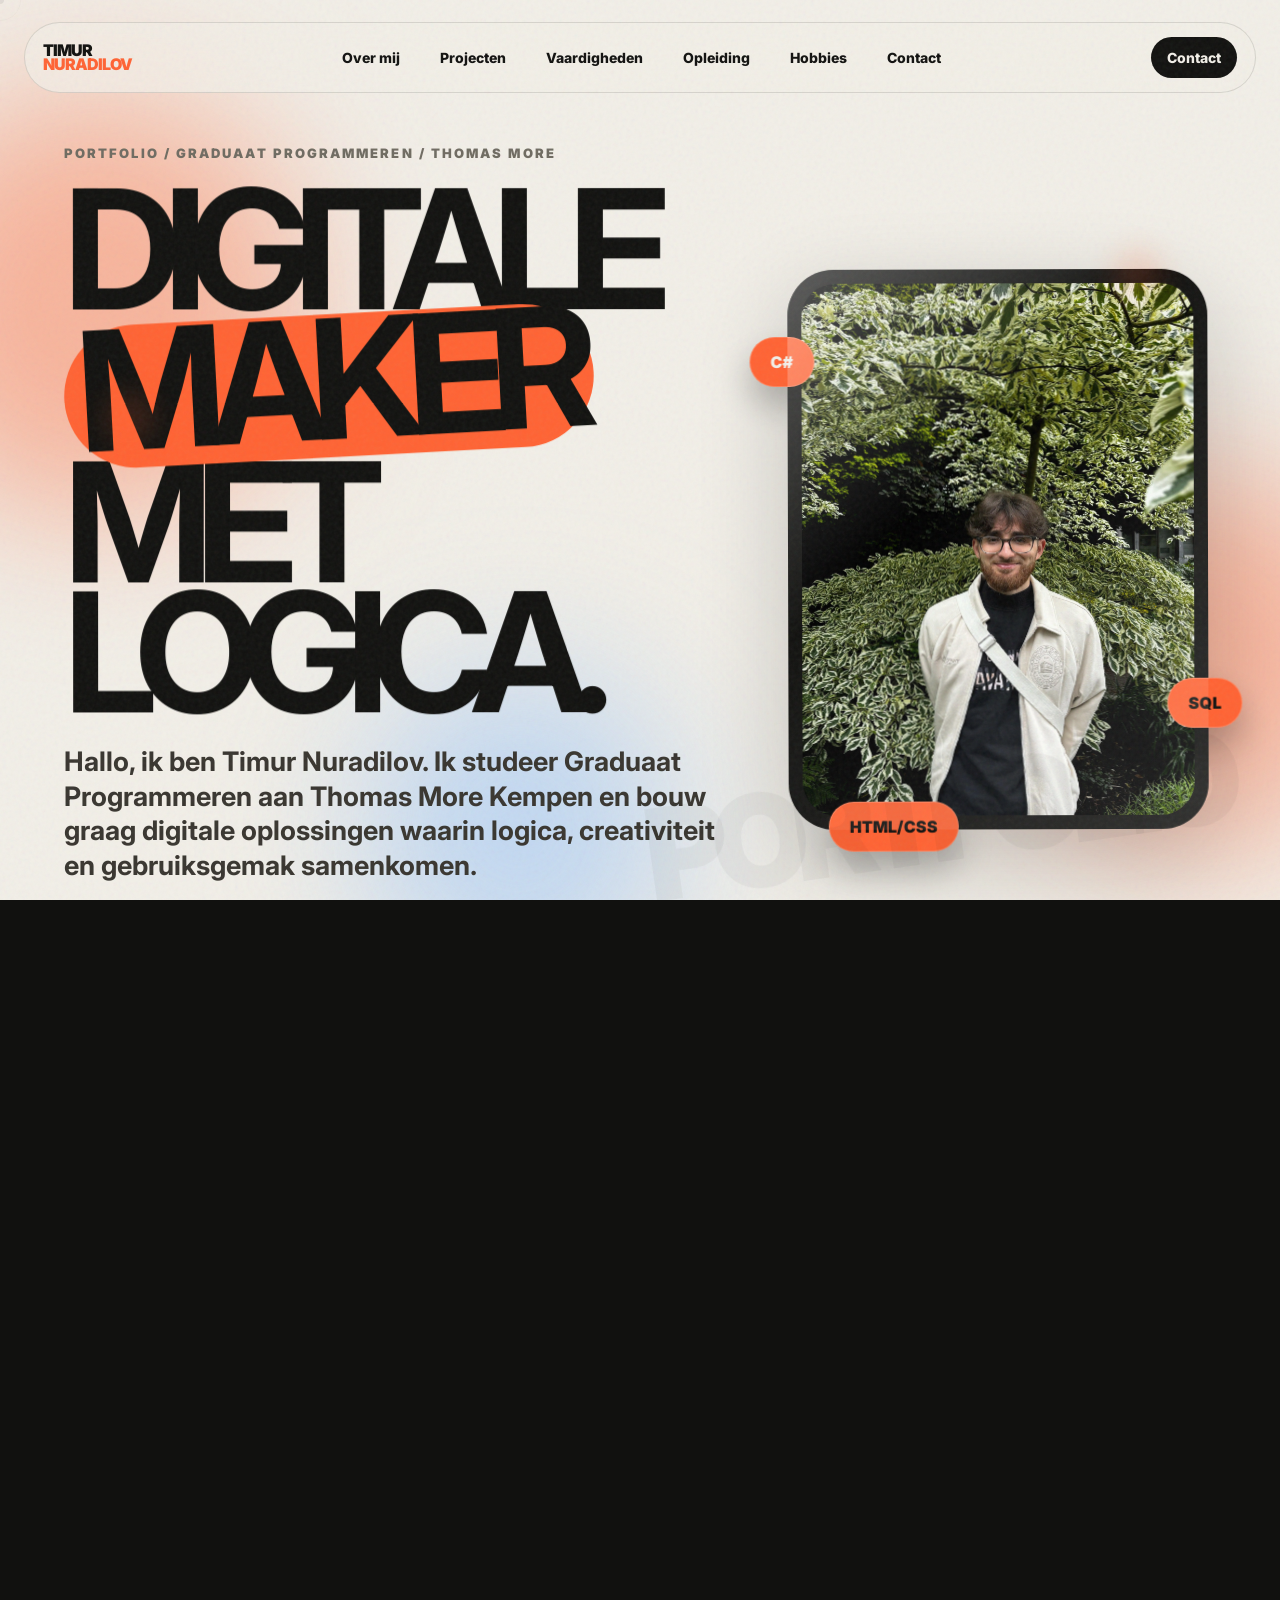
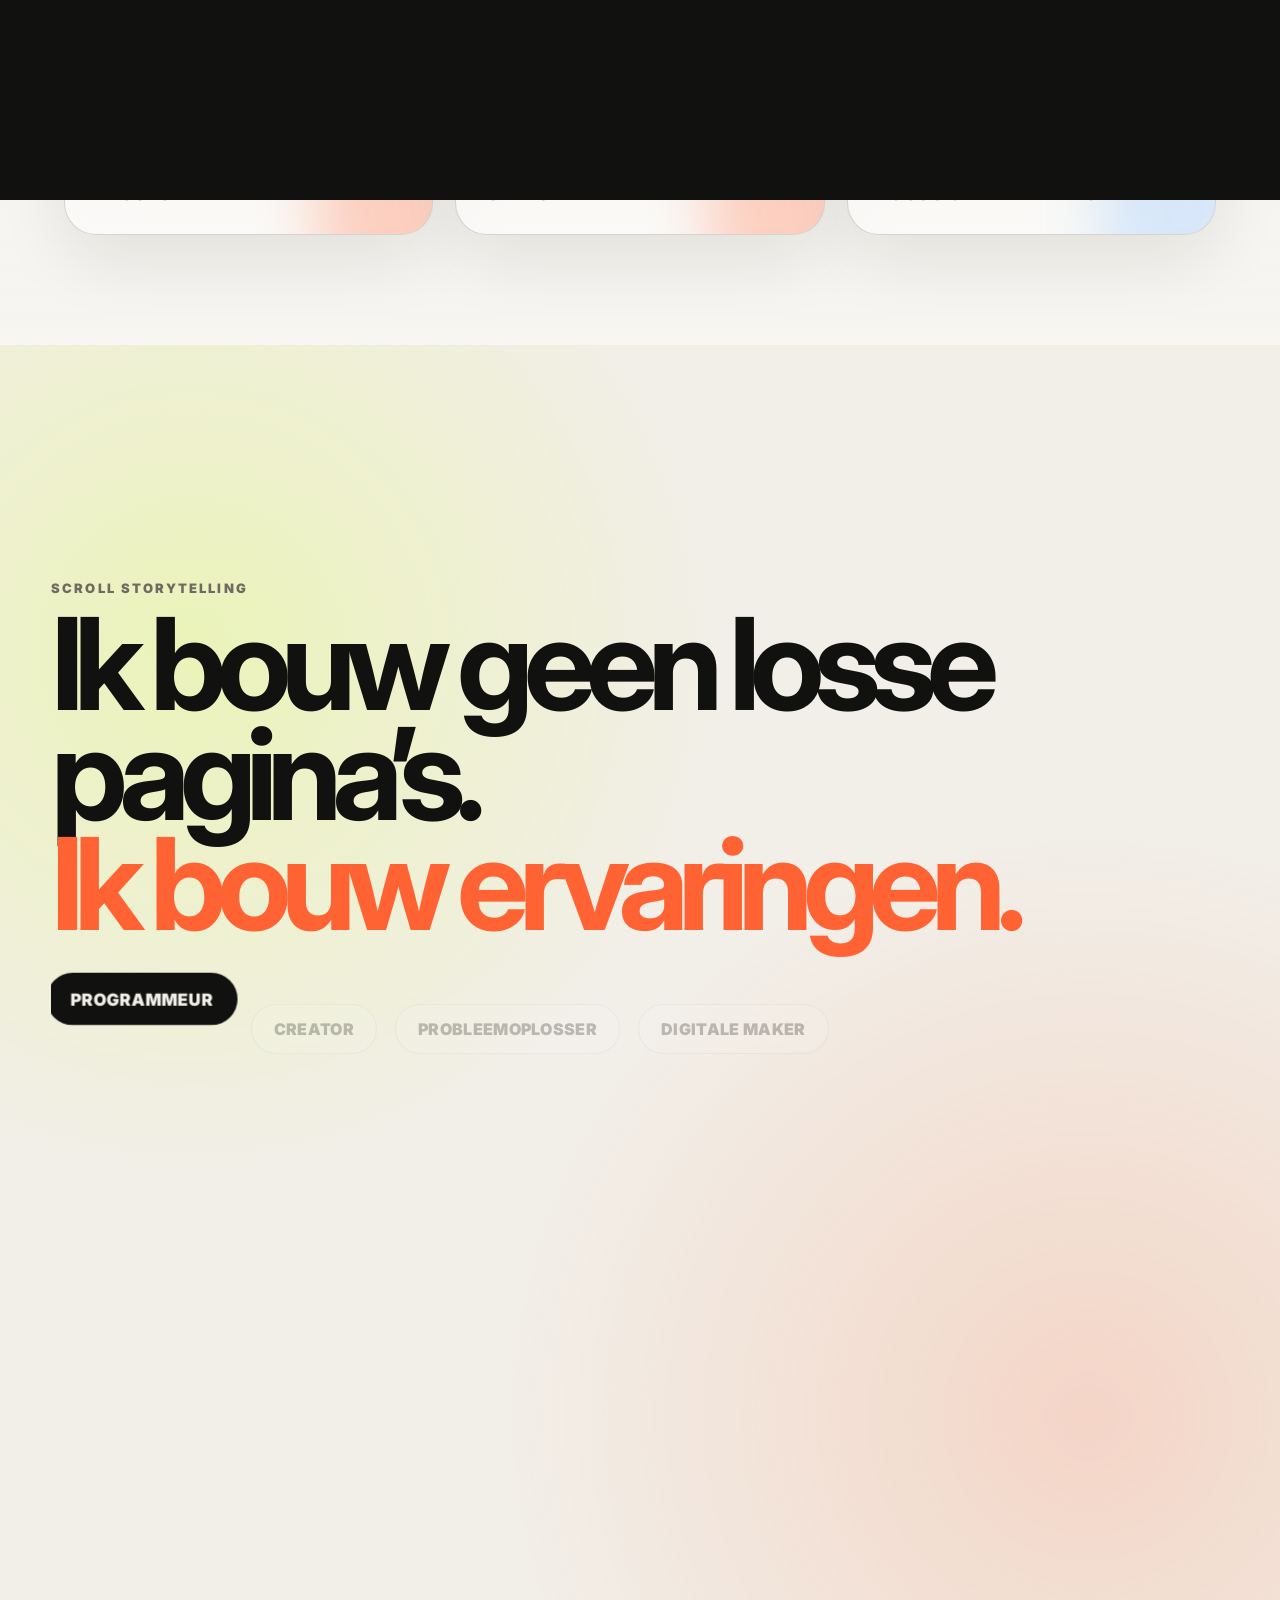
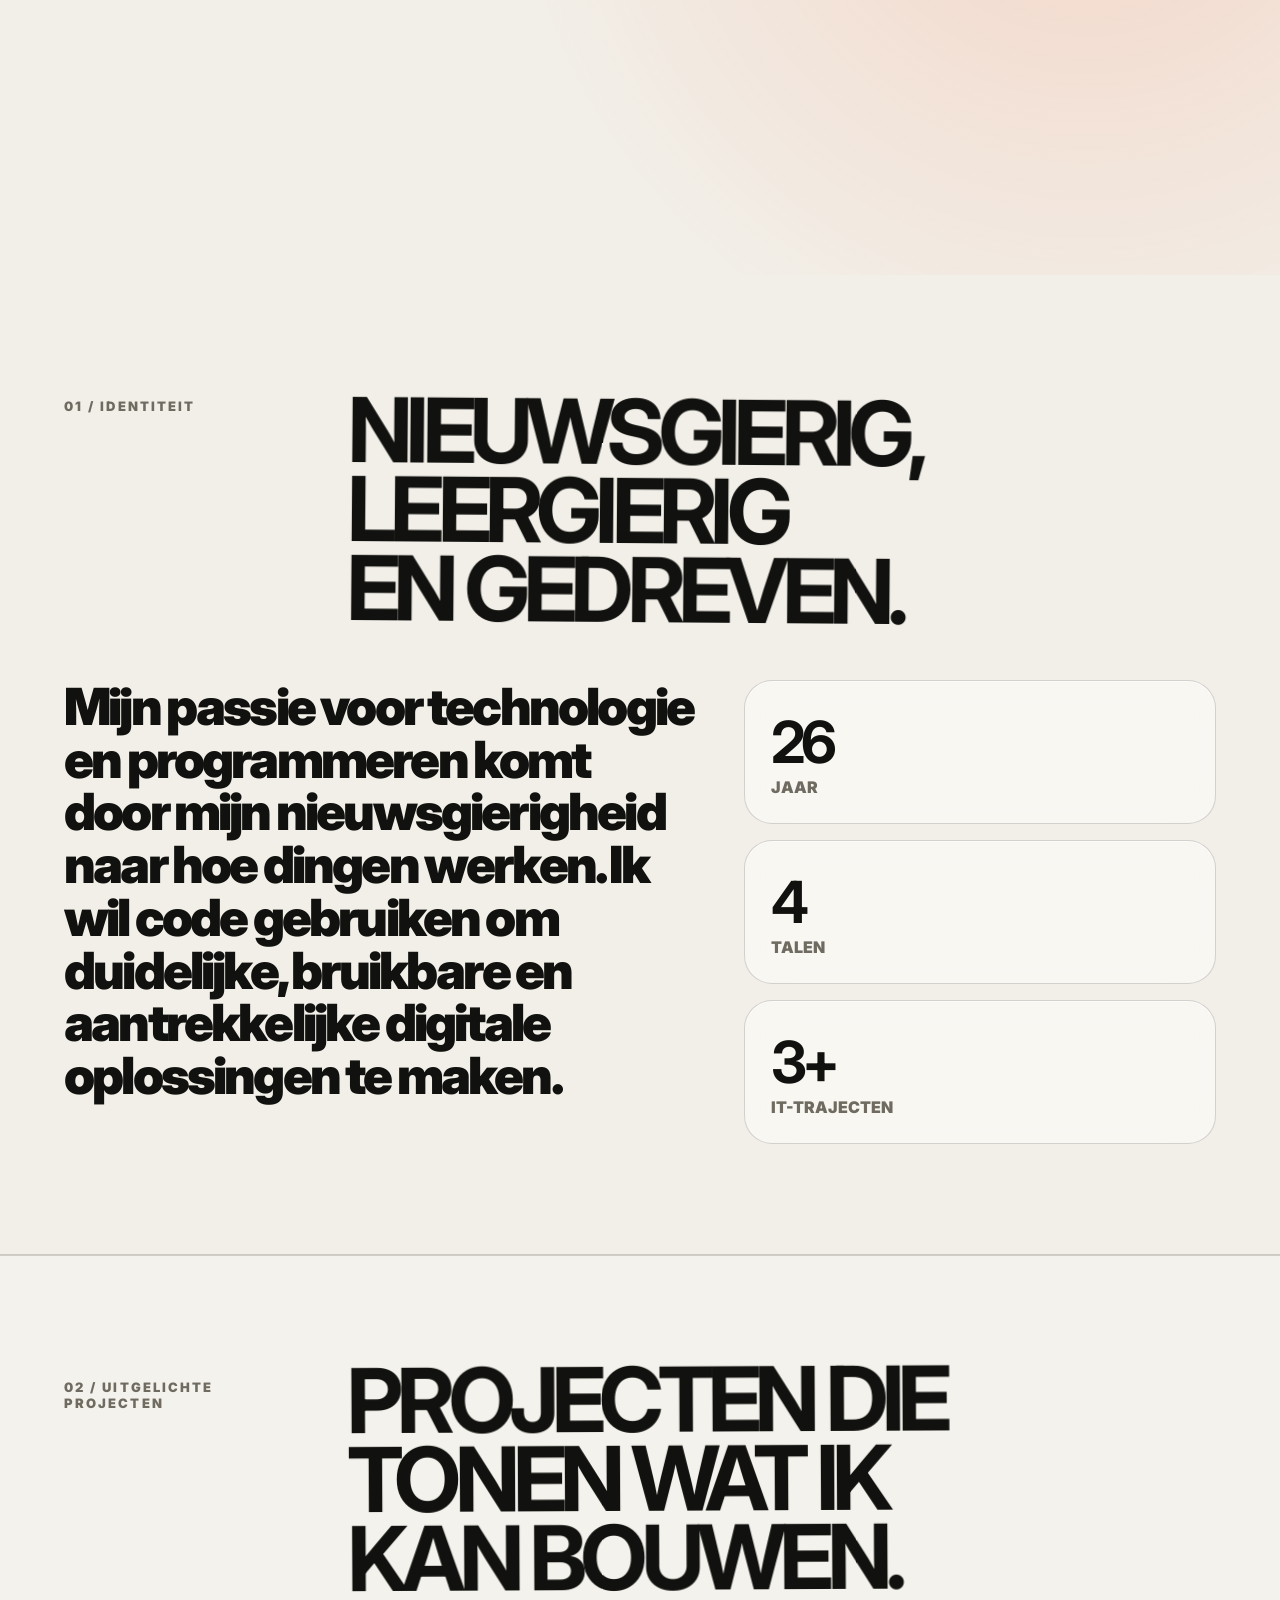
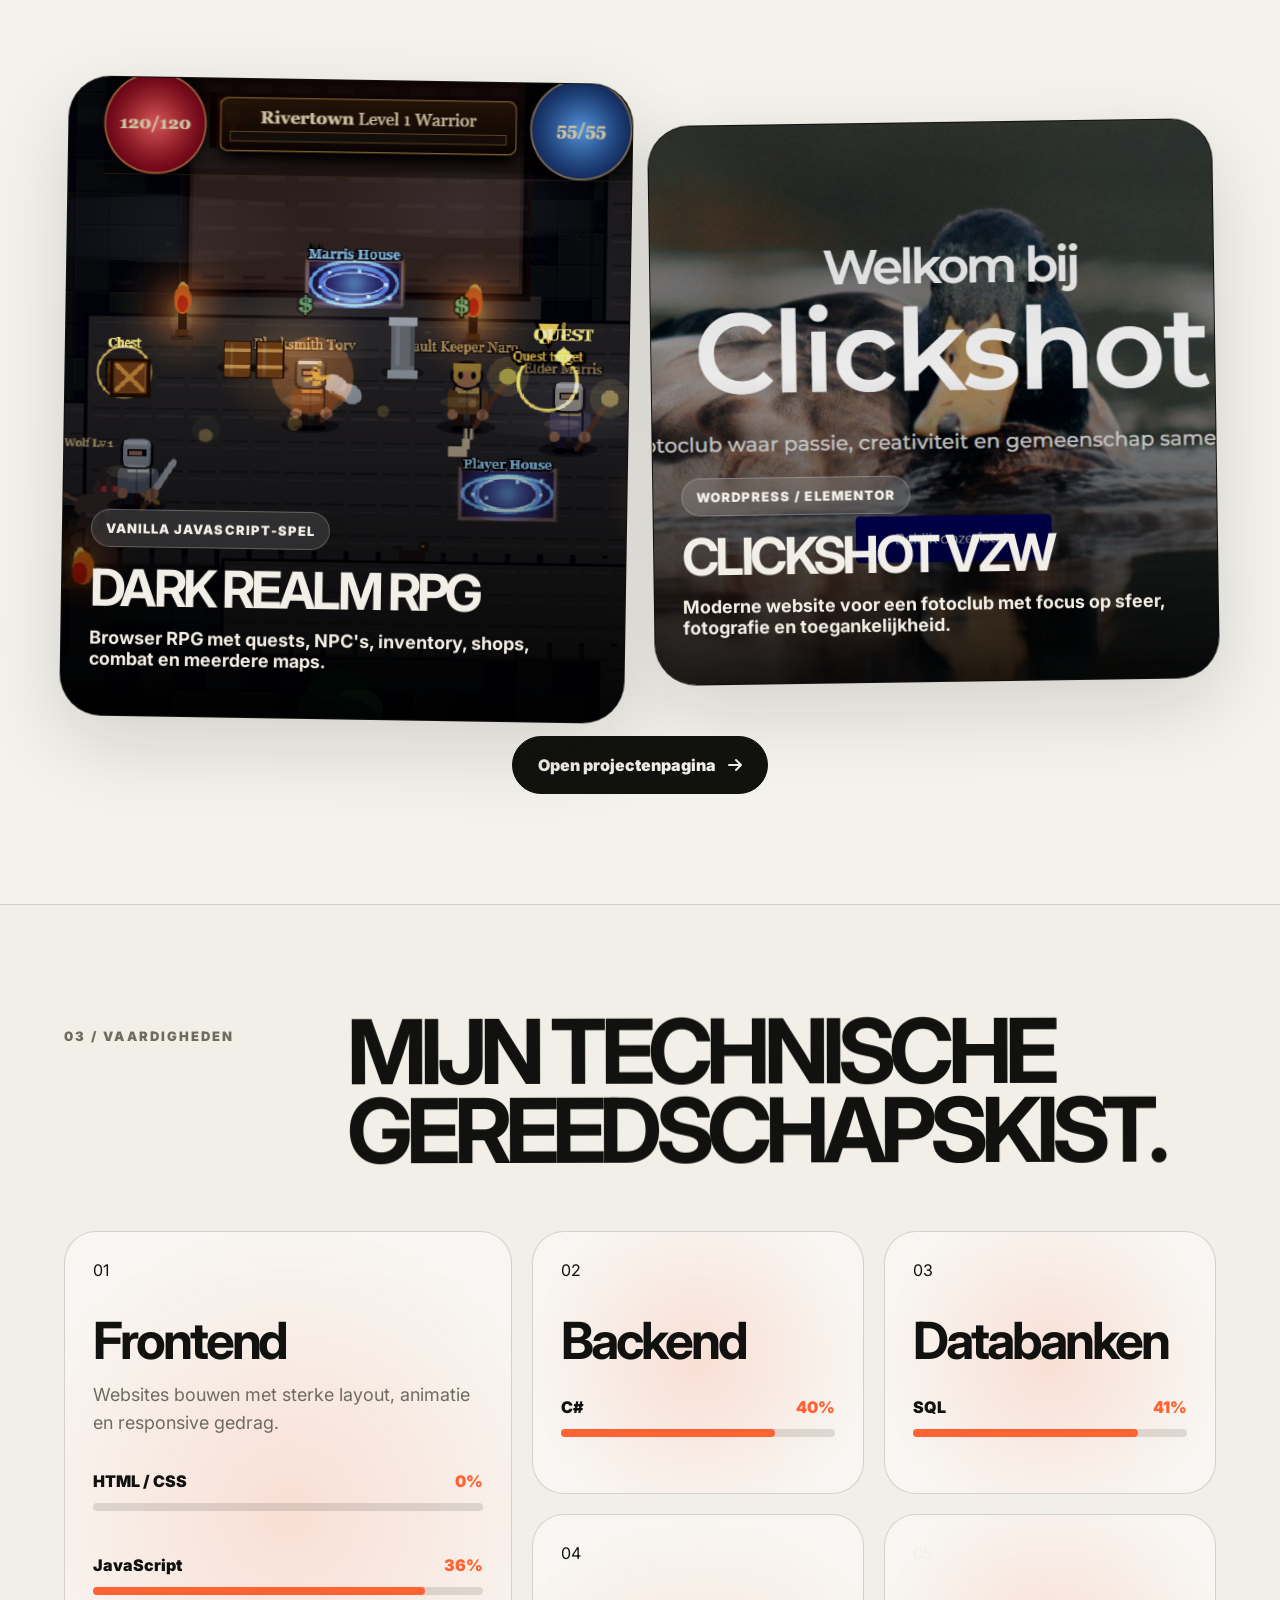
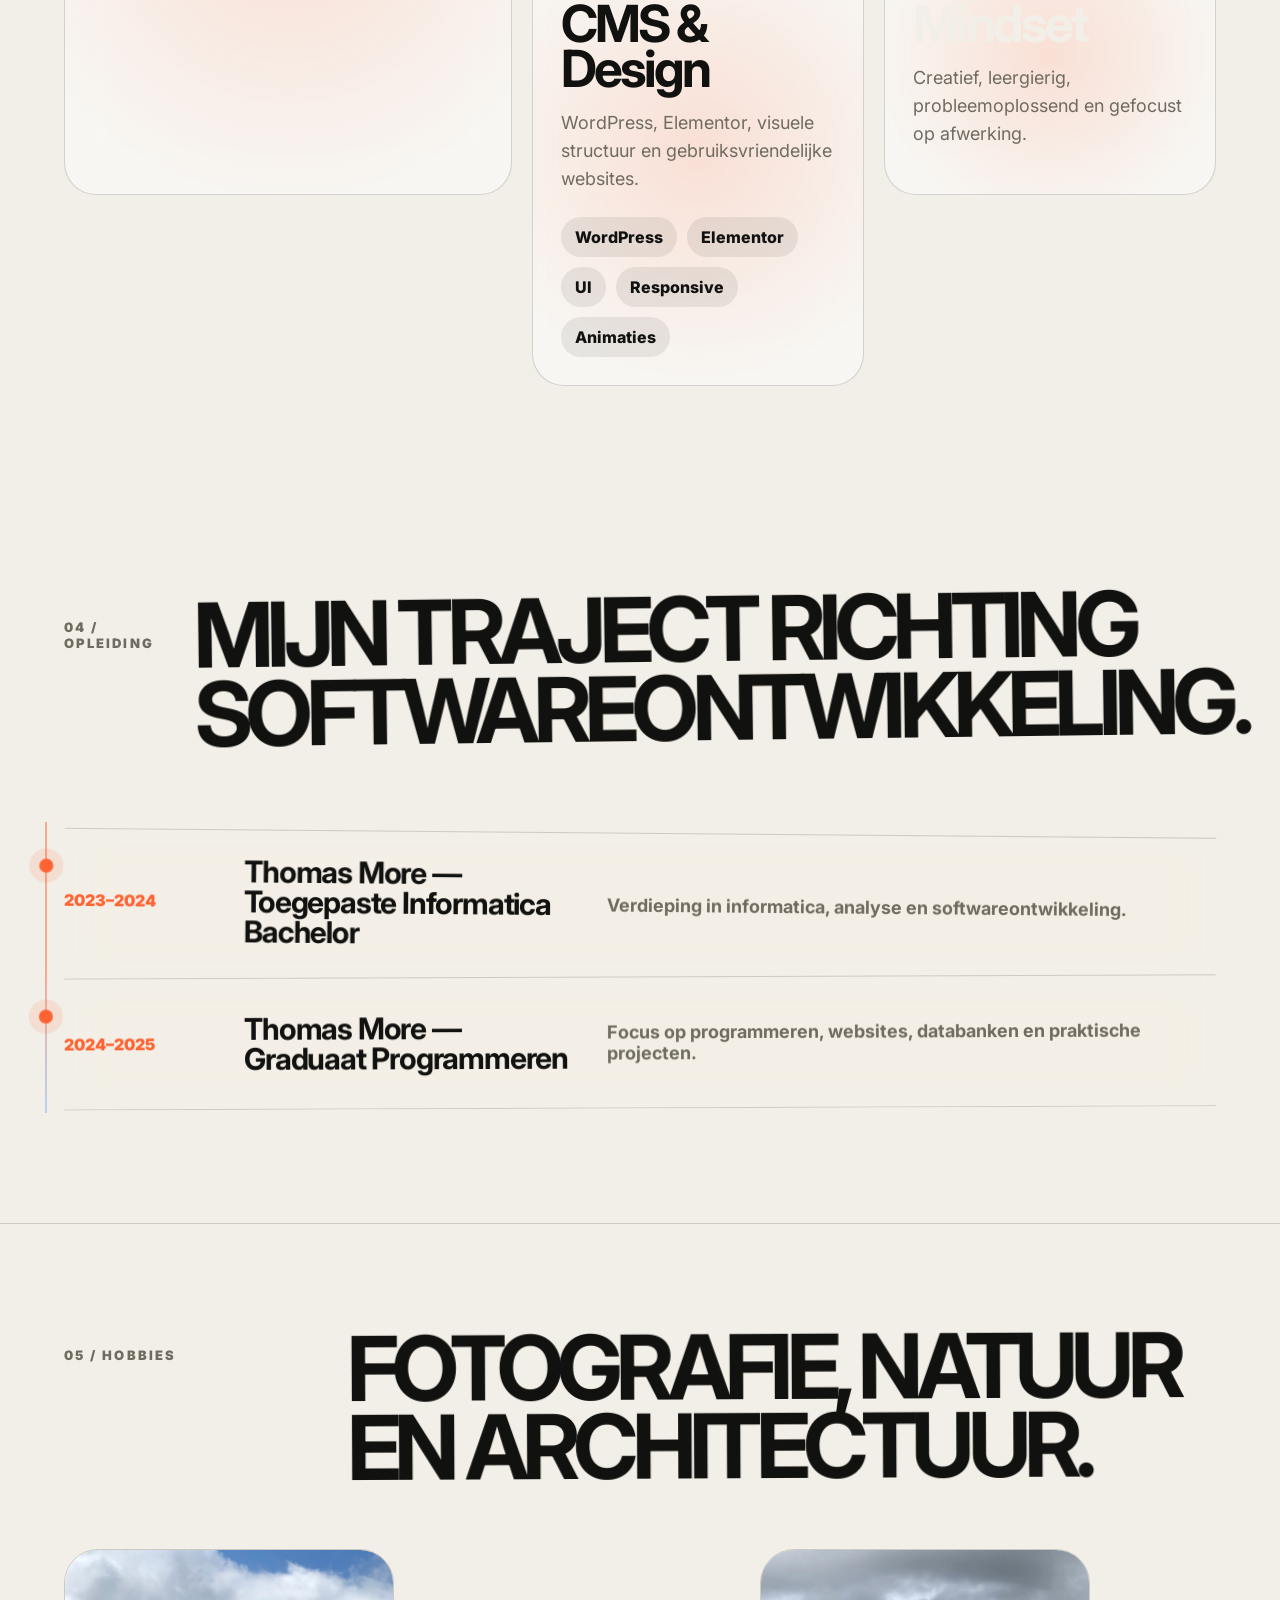
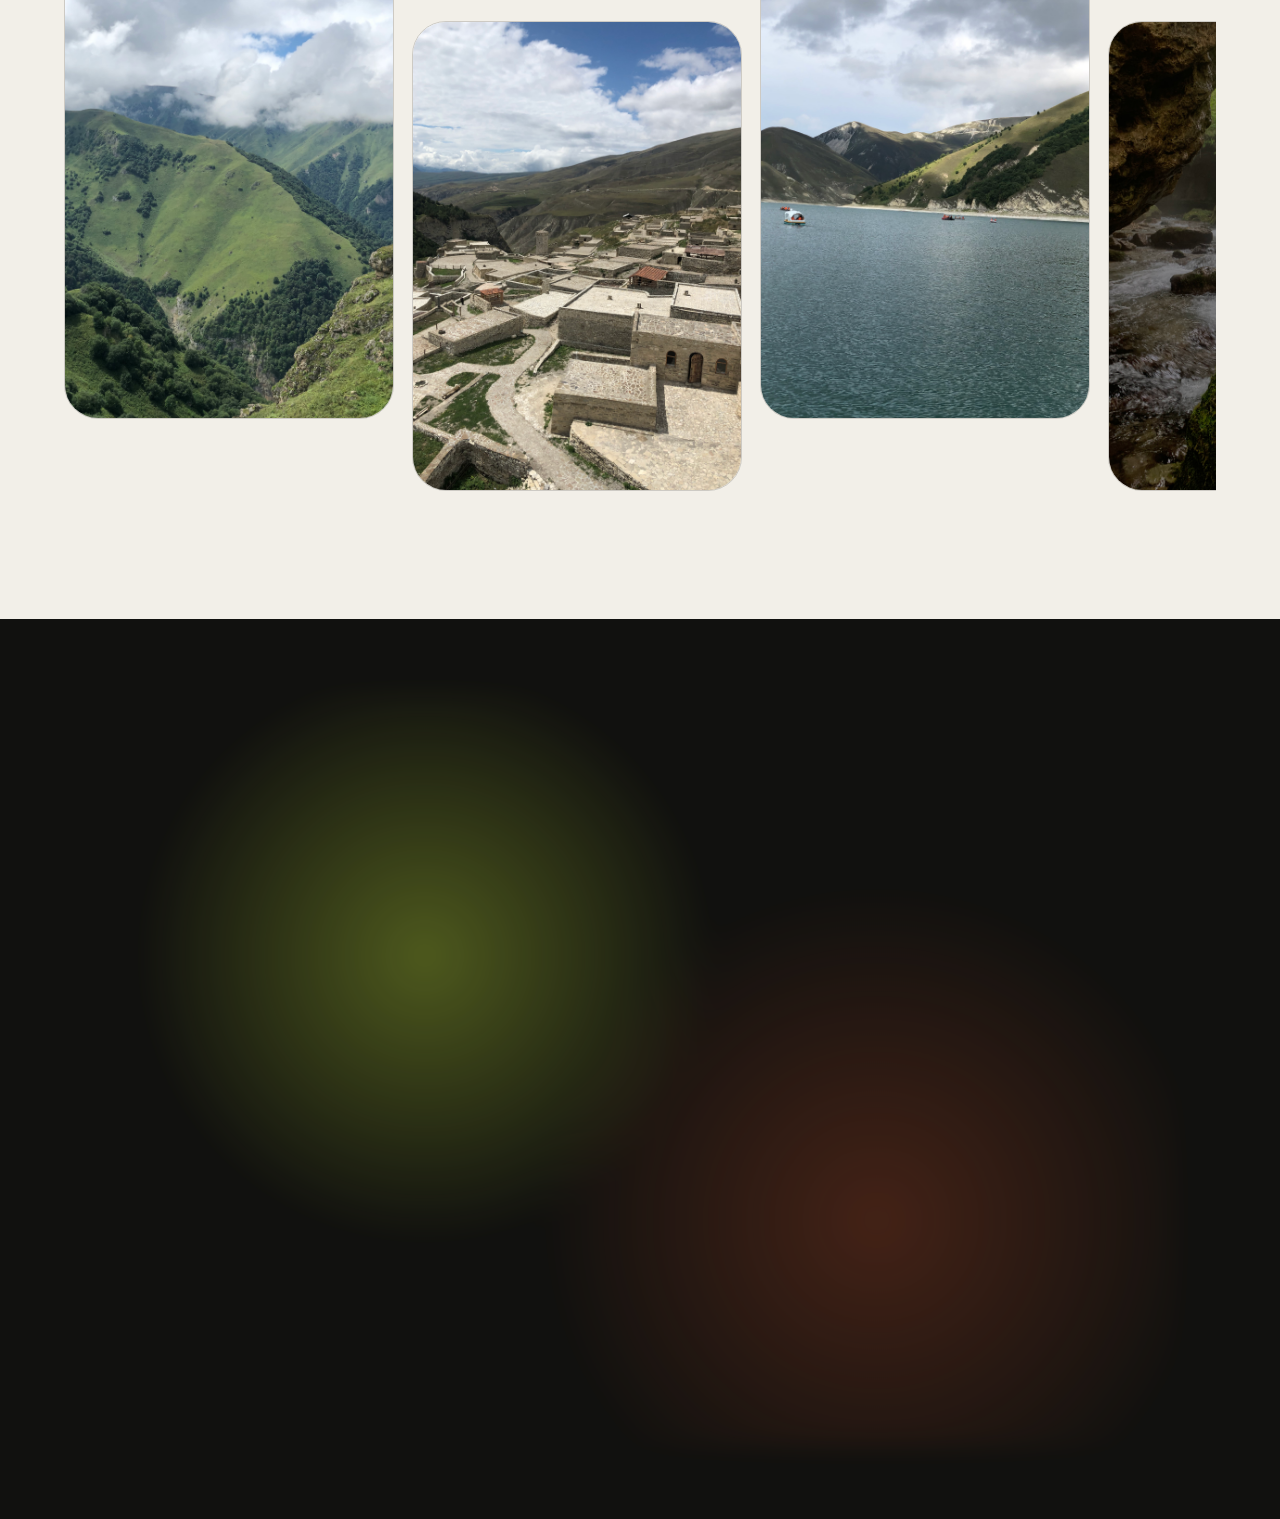
<file: index.html>
<!DOCTYPE html>
<html lang="nl">
<head>
  <meta charset="UTF-8" />
  <meta name="viewport" content="width=device-width, initial-scale=1.0" />
  <meta name="description" content="Portfolio van Timur Nuradilov" />
  <title>Timur Nuradilov — Portfolio</title>
  <link rel="icon" href="fotos/favicon.ico" />
  <link rel="stylesheet" href="css/annfro-inspired.css" />
  <link rel="stylesheet" href="https://cdnjs.cloudflare.com/ajax/libs/font-awesome/6.5.2/css/all.min.css" />
</head>
<body>
  <div id="site-loader" class="site-loader" aria-label="Website laden">
    <div class="loader-bg-orb orb-one"></div>
    <div class="loader-bg-orb orb-two"></div>
    <div class="loader-content">
      <span class="loader-kicker">TIMUR NURADILOV</span>
      <h2>Laden<br><span>portfolio</span></h2>
      <div class="loader-line"><span></span></div>
      <p>Projecten • Code • Ontwerp</p>
    </div>
  </div>
  <div class="blur-atmosphere" aria-hidden="true">
    <span class="blur-orb blur-a"></span>
    <span class="blur-orb blur-b"></span>
    <span class="blur-orb blur-c"></span>
  </div>

  <div class="grain"></div>
  <div class="cursor-dot"></div>
  <div class="cursor-ring"></div>

  <header class="nav">
    <a href="#home" class="logo">Timur<br><span>Nuradilov</span></a>
    <nav>
      <a href="#about">Over mij</a>
      <a href="projects.html">Projecten</a>
      <a href="#work">Vaardigheden</a>
      <a href="#journey">Opleiding</a>
      <a href="#gallery">Hobbies</a>
      <a href="#contact">Contact</a>
    </nav>
    <a class="nav-cta" href="mailto:timoer.nuradilov@gmail.com">Contact</a>
  </header>

  <main id="home">
    <section class="hero section-full">
      <div class="hero-copy">
        <p class="label reveal">Portfolio / Graduaat Programmeren / Thomas More</p>
        <h1 class="mega-title reveal">
          Digitale<br><span>maker</span><br>met logica.
        </h1>
        <p class="hero-text reveal">Hallo, ik ben Timur Nuradilov. Ik studeer Graduaat Programmeren aan Thomas More Kempen en bouw graag digitale oplossingen waarin logica, creativiteit en gebruiksgemak samenkomen.</p>
        <div class="hero-actions reveal">
          <a class="pill dark magnetic" href="projects.html">Bekijk mijn projecten <i class="fa-solid fa-arrow-right"></i></a>
          <a class="pill light magnetic" href="#contact">Contacteer mij</a>
        </div>
      </div>
      <div class="hero-visual reveal">
        <div class="photo-frame tilt-card">
          <img src="fotos/timur-homepage.jpg" alt="Foto van Timur Nuradilov" />
          <span class="photo-badge badge-a">C#</span>
          <span class="photo-badge badge-b">SQL</span>
          <span class="photo-badge badge-c">HTML/CSS</span>
        </div>
      </div>
      <div class="scroll-hint">Scroll</div>
    </section>

    <section class="marquee" aria-label="Portfolio highlights">
      <div class="marquee-track">
        <span>PROGRAMMEREN</span><span>WEBDESIGN</span><span>DATABASES</span><span>PROBLEEMOPLOSSEND</span><span>CREATIEF</span>
        <span>PROGRAMMEREN</span><span>WEBDESIGN</span><span>DATABASES</span><span>PROBLEEMOPLOSSEND</span><span>CREATIEF</span>
      </div>
    </section>



    <section class="impact-stats section-pad" aria-label="Portfolio cijfers">
      <div class="section-intro reveal">
        <p class="label">Impact / Details</p>
        <h2>Kleine details maken een groot verschil.</h2>
      </div>
      <div class="stats-grid reveal">
        <article class="stat-card magnetic"><strong data-count="2">0</strong><span>Gerealiseerde projecten</span></article>
        <article class="stat-card magnetic"><strong data-count="6">0</strong><span>Technologieën gebruikt</span></article>
        <article class="stat-card magnetic"><strong data-count="100">0</strong><span>Focus op afwerking</span></article>
      </div>
    </section>

    <section class="scroll-story section-full" aria-label="Scroll verhaal">
      <div class="story-sticky">
        <p class="label reveal">Scroll storytelling</p>
        <h2>Ik bouw geen losse pagina’s.<br><span>Ik bouw ervaringen.</span></h2>
        <div class="story-words" aria-hidden="true">
          <span>Programmeur</span>
          <span>Creator</span>
          <span>Probleemoplosser</span>
          <span>Digitale maker</span>
        </div>
      </div>
    </section>


    <section id="about" class="about panel-section">
      <div class="section-intro reveal">
        <p class="label">01 / Identiteit</p>
        <h2>Nieuwsgierig, leergierig en gedreven.</h2>
      </div>
      <div class="split reveal">
        <p class="big-paragraph">Mijn passie voor technologie en programmeren komt door mijn nieuwsgierigheid naar hoe dingen werken. Ik wil code gebruiken om duidelijke, bruikbare en aantrekkelijke digitale oplossingen te maken.</p>
        <div class="mini-stats">
          <div><strong>26</strong><span>jaar</span></div>
          <div><strong>4</strong><span>talen</span></div>
          <div><strong>3+</strong><span>IT-trajecten</span></div>
        </div>
      </div>
    </section>


    <section id="featured-projects" class="featured-projects section-pad">
      <div class="section-intro reveal">
        <p class="label">02 / Uitgelichte projecten</p>
        <h2>Projecten die tonen wat ik kan bouwen.</h2>
      </div>
      <div class="featured-project-grid">
        <a class="featured-card reveal tilt-card" href="projects.html#darkrealm">
          <img src="fotos/darkrealm-project.png" alt="Dark Realm RPG project screenshot" />
          <div class="featured-content">
            <span class="project-tag">Vanilla JavaScript-spel</span>
            <h3>Dark Realm RPG</h3>
            <p>Browser RPG met quests, NPC's, inventory, shops, combat en meerdere maps.</p>
          </div>
        </a>
        <a class="featured-card reveal tilt-card" href="projects.html#clickshot">
          <img src="fotos/clickshot-project.png" alt="Clickshot VZW website screenshot" />
          <div class="featured-content">
            <span class="project-tag">WordPress / Elementor</span>
            <h3>Clickshot VZW</h3>
            <p>Moderne website voor een fotoclub met focus op sfeer, fotografie en toegankelijkheid.</p>
          </div>
        </a>
      </div>
      <div class="center-action reveal">
        <a class="pill dark magnetic" href="projects.html">Open projectenpagina <i class="fa-solid fa-arrow-right"></i></a>
      </div>
    </section>

    <section id="work" class="work section-pad skills-lab">
      <div class="section-intro reveal">
        <p class="label">03 / Vaardigheden</p>
        <h2>Mijn technische gereedschapskist.</h2>
      </div>
      <div class="bento-grid reveal">
        <article class="bento-card bento-large animated-border">
          <span class="number">01</span>
          <h3>Frontend</h3>
          <p>Websites bouwen met sterke layout, animatie en responsive gedrag.</p>
          <div class="skill-meter" data-value="90"><span>HTML / CSS</span><strong>0%</strong><i></i></div>
          <div class="skill-meter" data-value="85"><span>JavaScript</span><strong>0%</strong><i></i></div>
        </article>
        <article class="bento-card animated-border">
          <span class="number">02</span>
          <h3>Backend</h3>
          <div class="skill-meter" data-value="78"><span>C#</span><strong>0%</strong><i></i></div>
        </article>
        <article class="bento-card animated-border">
          <span class="number">03</span>
          <h3>Databanken</h3>
          <div class="skill-meter" data-value="82"><span>SQL</span><strong>0%</strong><i></i></div>
        </article>
        <article class="bento-card bento-tall animated-border">
          <span class="number">04</span>
          <h3>CMS & Design</h3>
          <p>WordPress, Elementor, visuele structuur en gebruiksvriendelijke websites.</p>
          <div class="tech-cloud">
            <span>WordPress</span><span>Elementor</span><span>UI</span><span>Responsive</span><span>Animaties</span>
          </div>
        </article>
        <article class="bento-card dark-card animated-border">
          <span class="number">05</span>
          <h3>Mindset</h3>
          <p>Creatief, leergierig, probleemoplossend en gefocust op afwerking.</p>
        </article>
      </div>
    </section>

    <section id="journey" class="journey panel-section">
      <div class="section-intro reveal">
        <p class="label">04 / Opleiding</p>
        <h2>Mijn traject richting softwareontwikkeling.</h2>
      </div>
      <div class="timeline">
        <div class="time-item reveal"><span>2023–2024</span><h3>Thomas More — Toegepaste Informatica Bachelor</h3><p>Verdieping in informatica, analyse en softwareontwikkeling.</p></div>
        <div class="time-item reveal"><span>2024–2025</span><h3>Thomas More — Graduaat Programmeren</h3><p>Focus op programmeren, websites, databanken en praktische projecten.</p></div>
      </div>
    </section>

    <section id="gallery" class="gallery section-pad">
      <div class="section-intro reveal">
        <p class="label">05 / Hobbies</p>
        <h2>Fotografie, natuur en architectuur.</h2>
      </div>
      <div class="photo-strip reveal">
        <img src="fotos/IMG_3750.jpg" alt="Fotografie" />
        <img src="fotos/IMG_3760.jpg" alt="Fotografie" />
        <img src="fotos/IMG_3776.jpg" alt="Fotografie" />
        <img src="fotos/IMG_9489.jpg" alt="Fotografie" />
      </div>
    </section>

    <section id="contact" class="contact section-full premium-contact">
      <p class="label reveal">06 / Contact</p>
      <h2 class="contact-title reveal">Laten we iets<br>sterk bouwen.</h2>
      <div class="contact-grid reveal">
        <a href="tel:+32488557475" class="contact-card magnetic"><i class="fa-solid fa-phone"></i><span>+32 488 55 74 75</span></a>
        <a href="mailto:timoer.nuradilov@gmail.com" class="contact-card magnetic"><i class="fa-solid fa-envelope"></i><span>timoer.nuradilov@gmail.com</span></a>
        <a href="https://www.linkedin.com/in/timur-nuradilov-65703a2a2/" class="contact-card magnetic"><i class="fa-brands fa-linkedin"></i><span>LinkedIn</span></a>
        <a href="https://www.facebook.com/xadushkaev?locale=nl_NL" class="contact-card magnetic"><i class="fa-brands fa-facebook"></i><span>Facebook</span></a>
      </div>
    </section>
  </main>
  <script src="jv/annfro-inspired.js"></script>

<script>
(function(){
  function killLoader(){
    document.body.classList.remove('is-loading');
    var l=document.getElementById('site-loader');
    if(l){ l.classList.add('loader-hidden','loader-hidden-force'); l.style.opacity='0'; l.style.visibility='hidden'; l.style.pointerEvents='none'; setTimeout(function(){ if(l && l.parentNode) l.parentNode.removeChild(l); }, 700); }
  }
  document.addEventListener('DOMContentLoaded', function(){ setTimeout(killLoader, 1200); });
  window.addEventListener('load', function(){ setTimeout(killLoader, 300); });
  setTimeout(killLoader, 2500);
})();
</script>

</body>
</html>
</file>
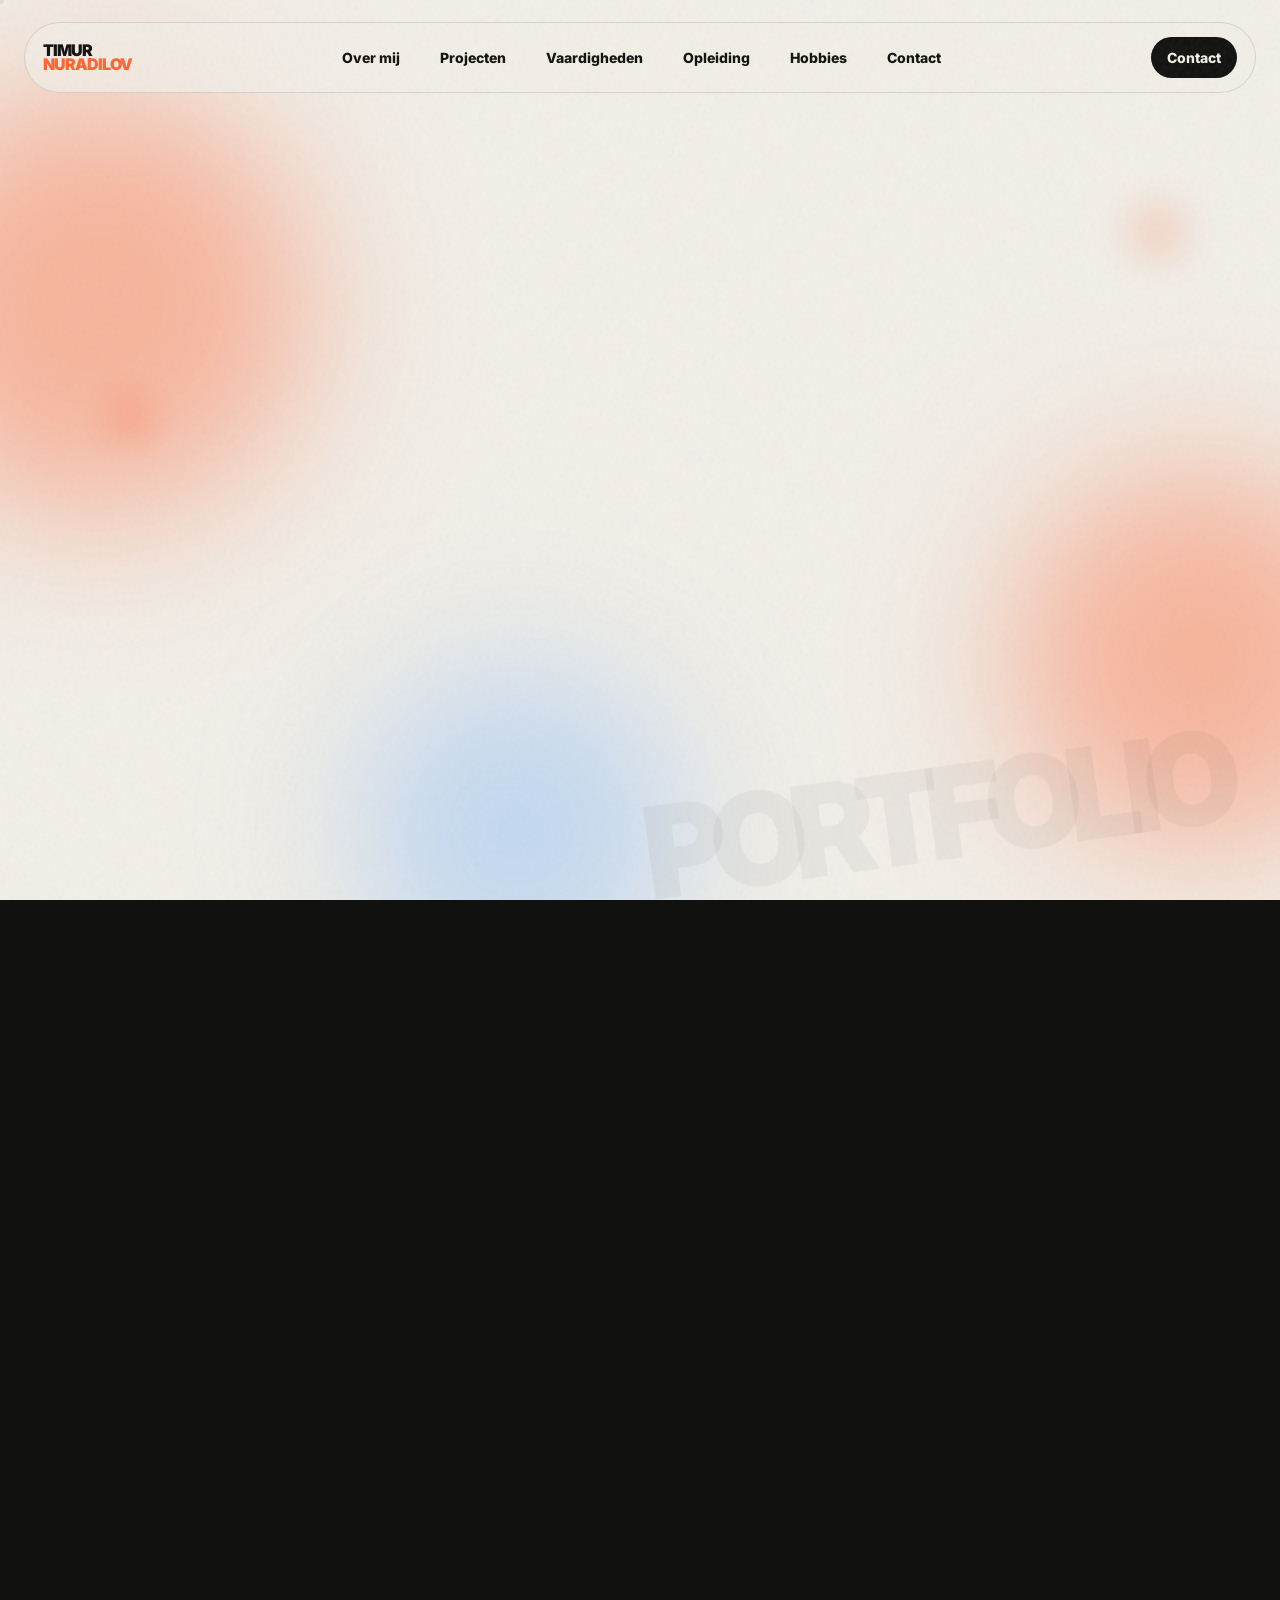
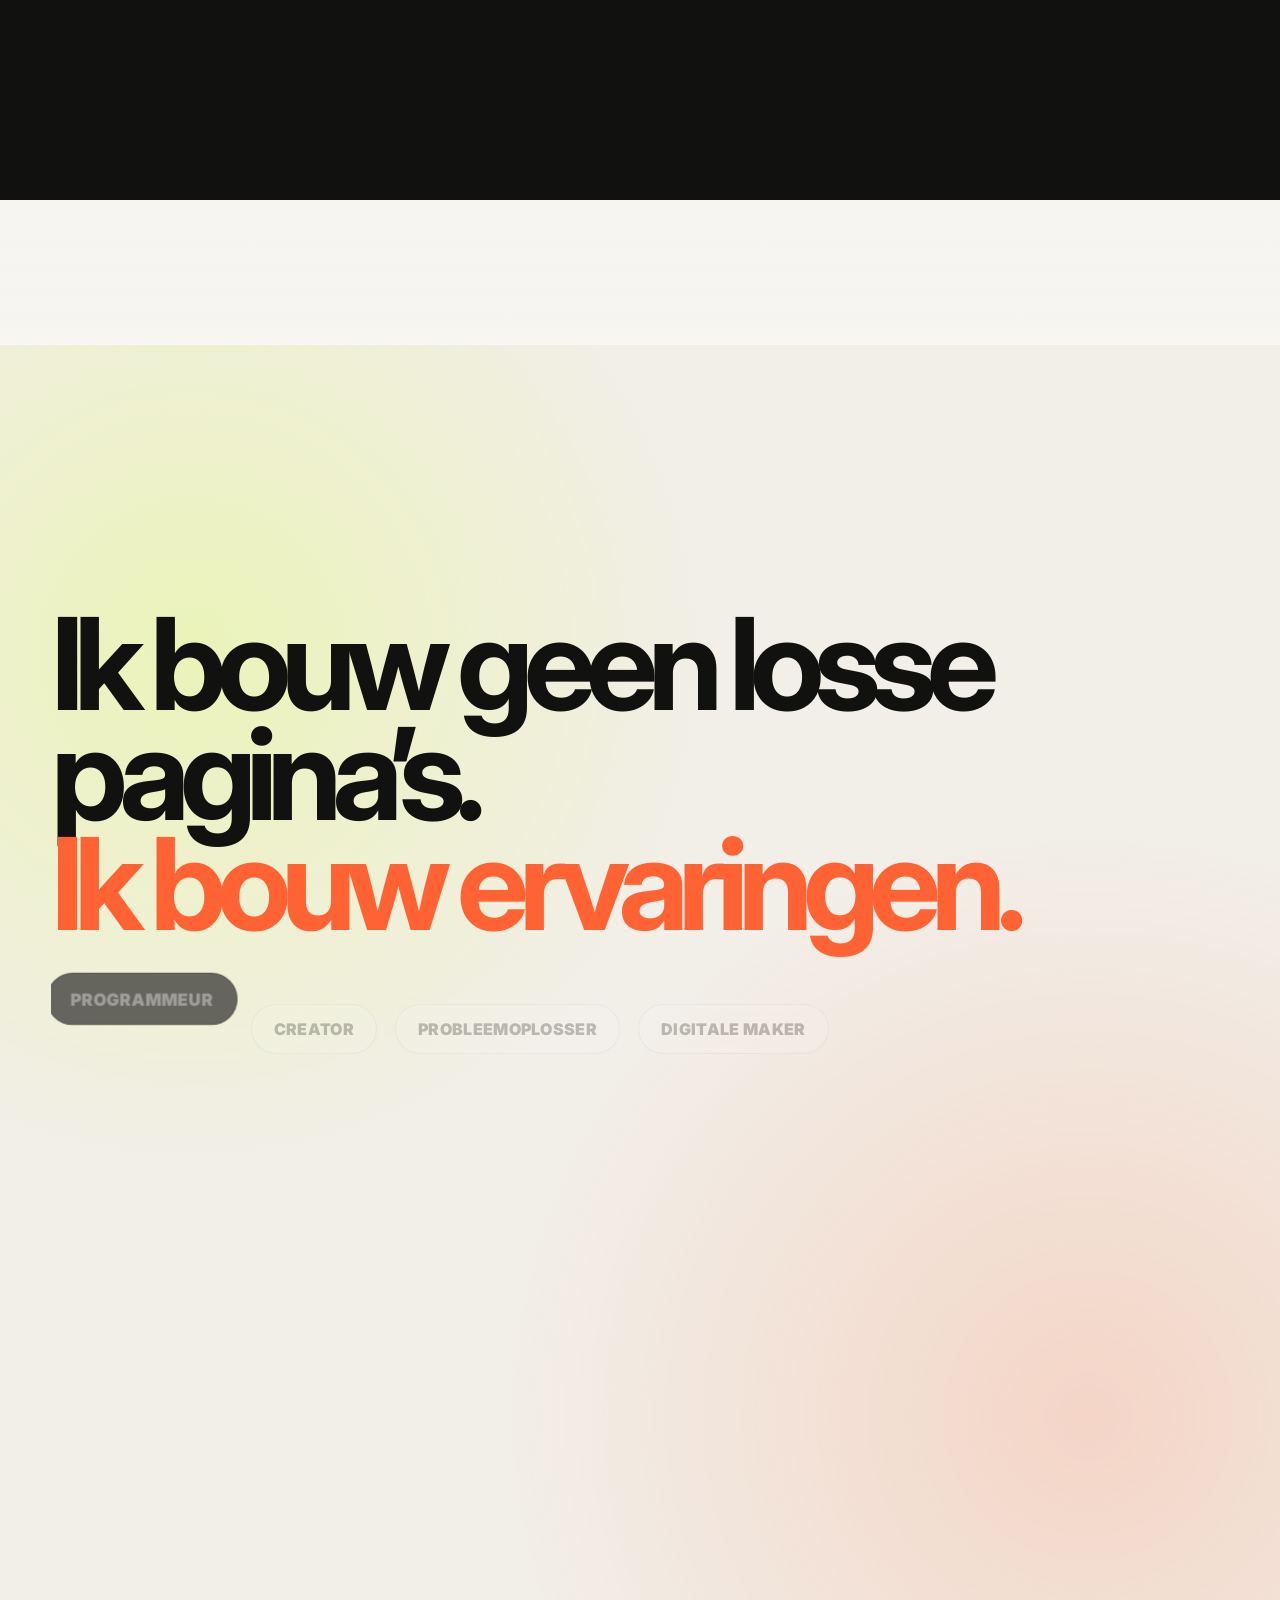
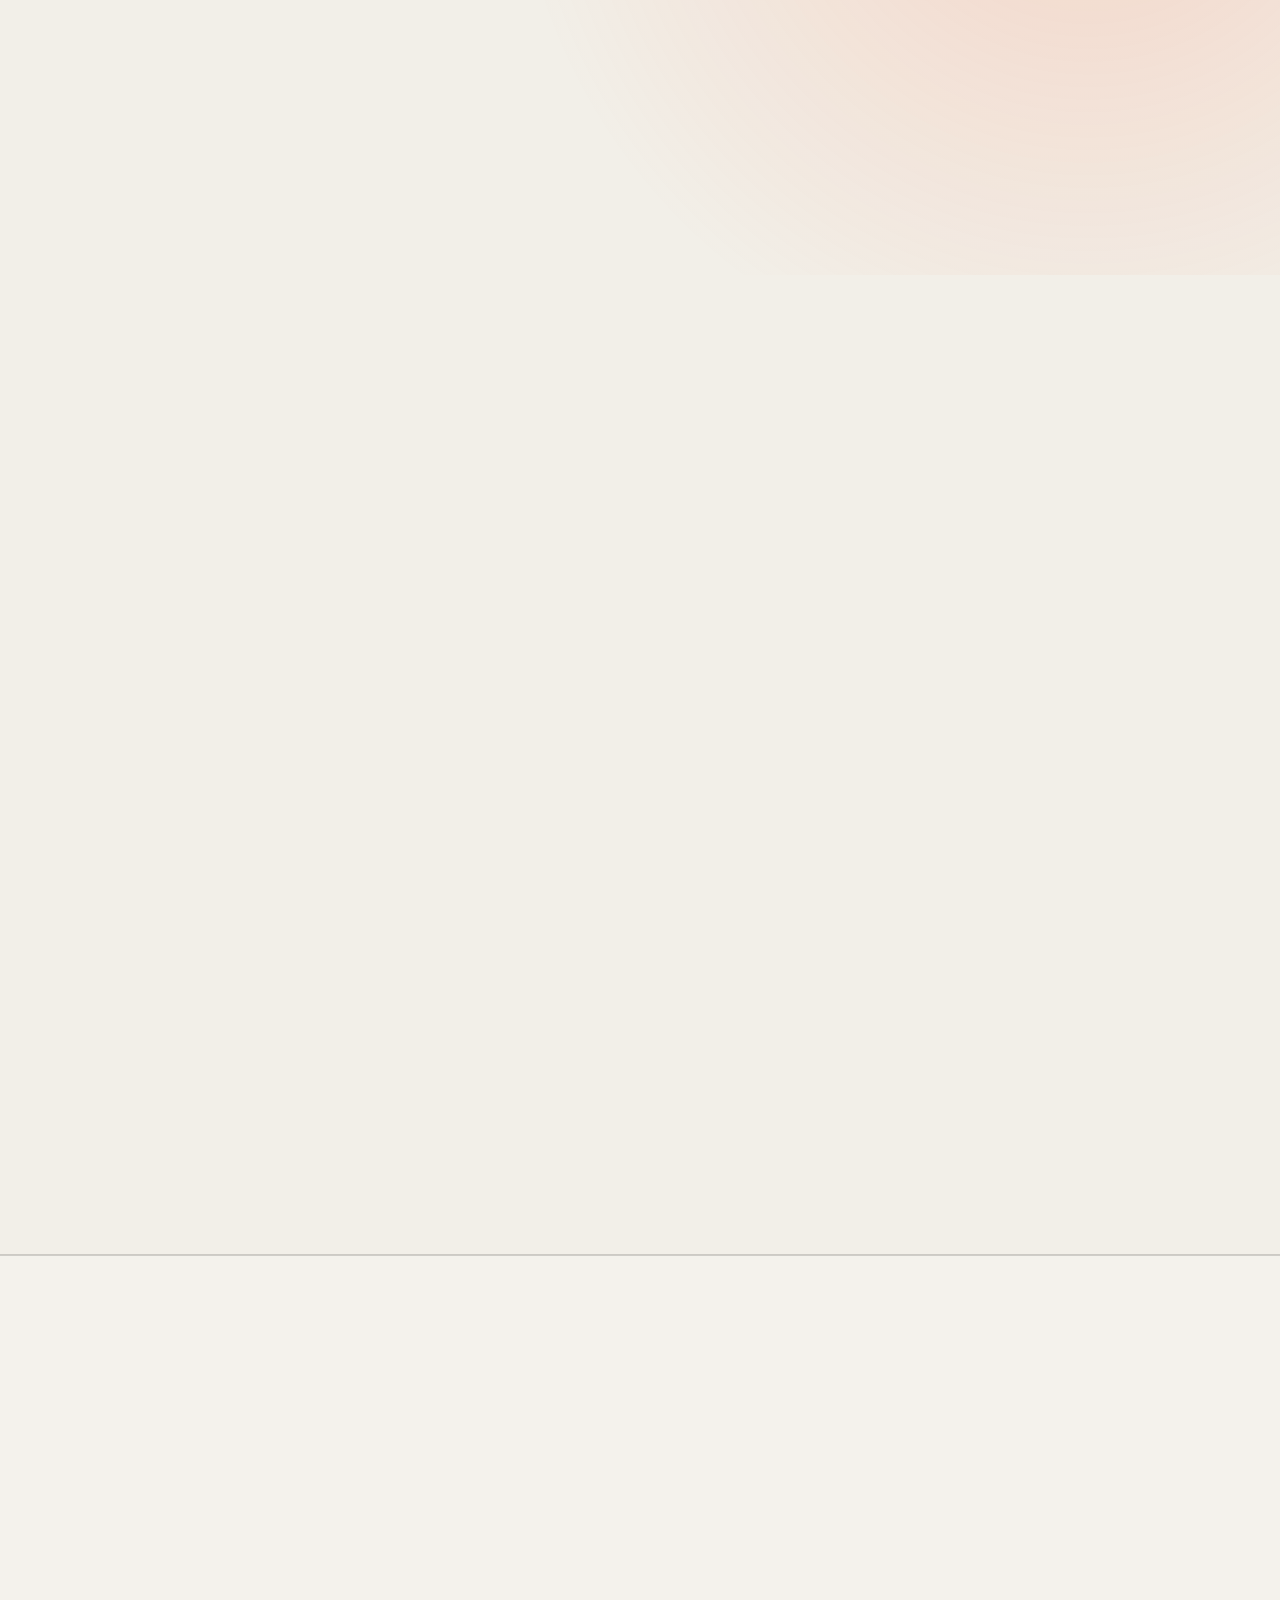
<file: contact.html>
<!doctype html><html lang="nl"><head><meta charset="utf-8"><meta name="viewport" content="width=device-width, initial-scale=1"><meta http-equiv="refresh" content="0; url=index.html#contact"><title>Timur Portfolio</title><link rel="stylesheet" href="css/annfro-inspired.css"></head><body><p style="font-family:Arial;padding:40px">Doorsturen naar <a href="index.html">portfolio</a>...</p>
<script>
(function(){
  function killLoader(){
    document.body.classList.remove('is-loading');
    var l=document.getElementById('site-loader');
    if(l){ l.classList.add('loader-hidden','loader-hidden-force'); l.style.opacity='0'; l.style.visibility='hidden'; l.style.pointerEvents='none'; setTimeout(function(){ if(l && l.parentNode) l.parentNode.removeChild(l); }, 700); }
  }
  document.addEventListener('DOMContentLoaded', function(){ setTimeout(killLoader, 1200); });
  window.addEventListener('load', function(){ setTimeout(killLoader, 300); });
  setTimeout(killLoader, 2500);
})();
</script>

</body></html>
</file>
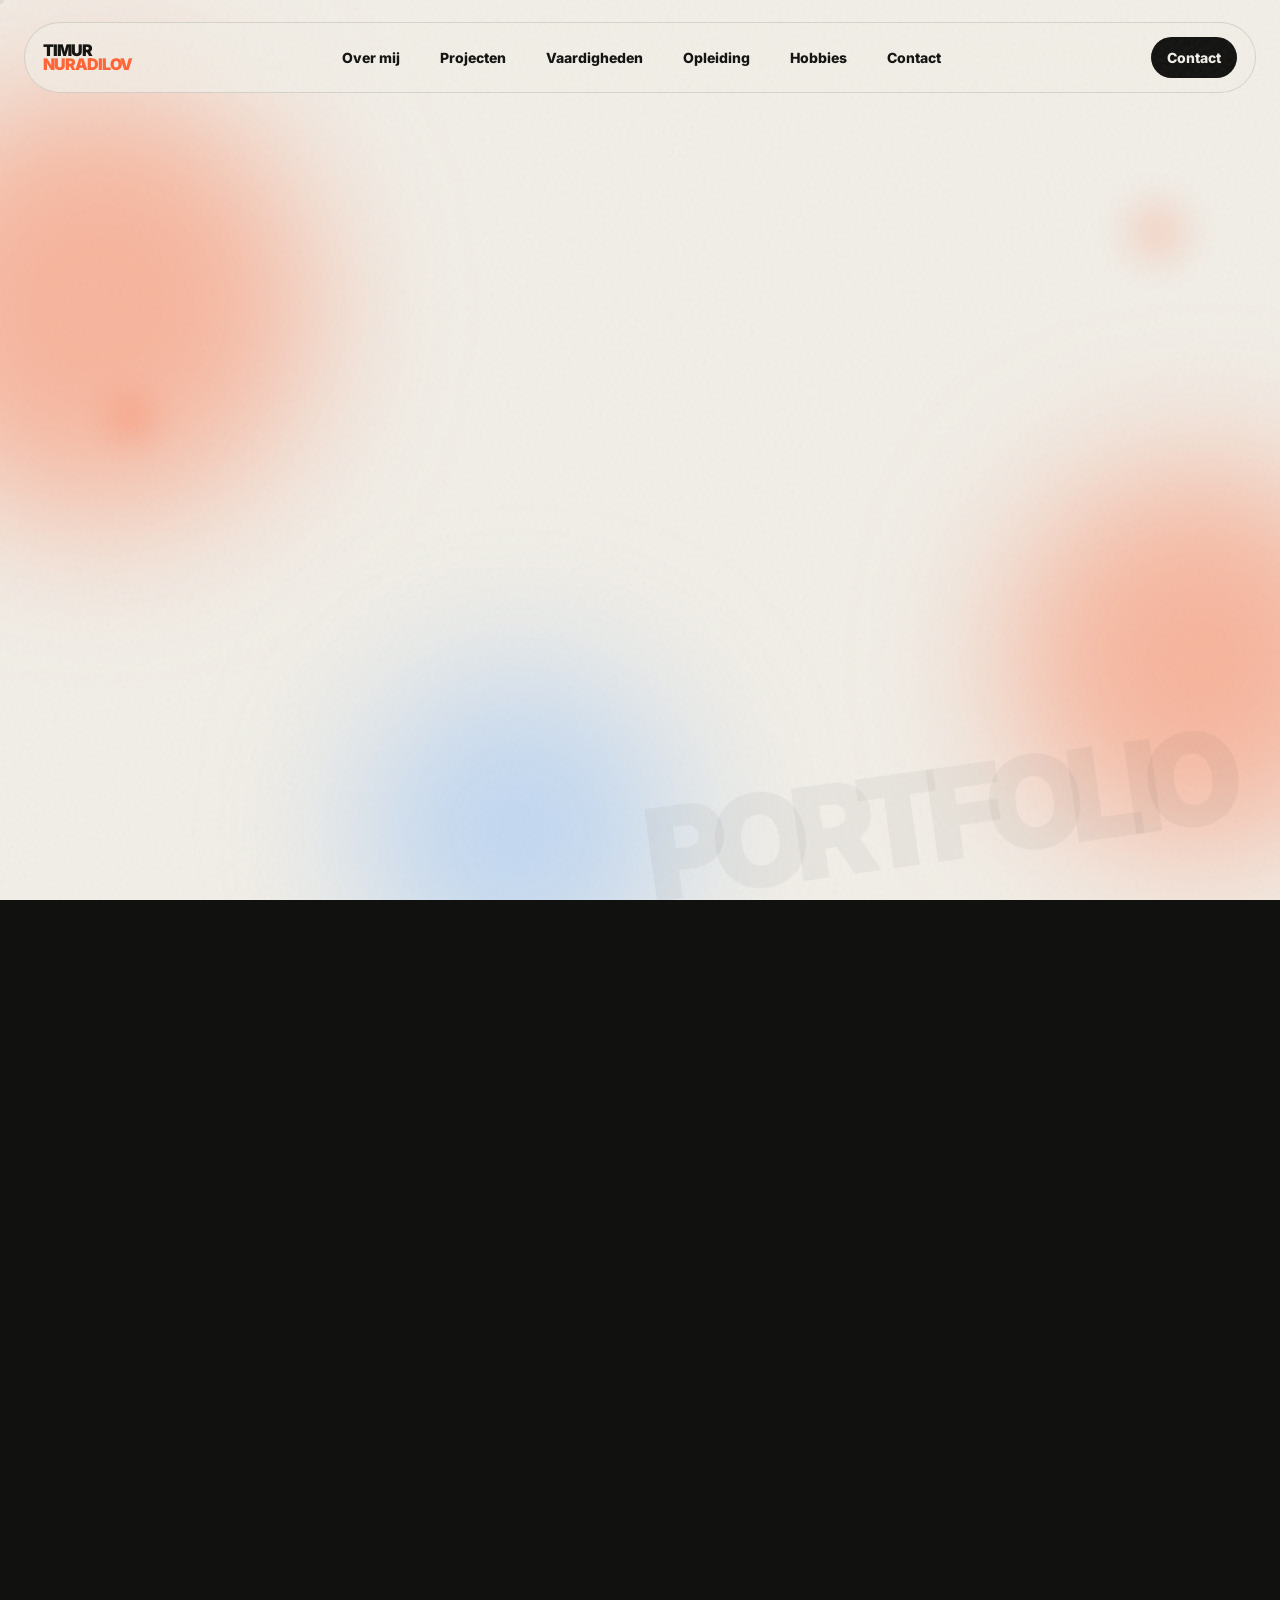
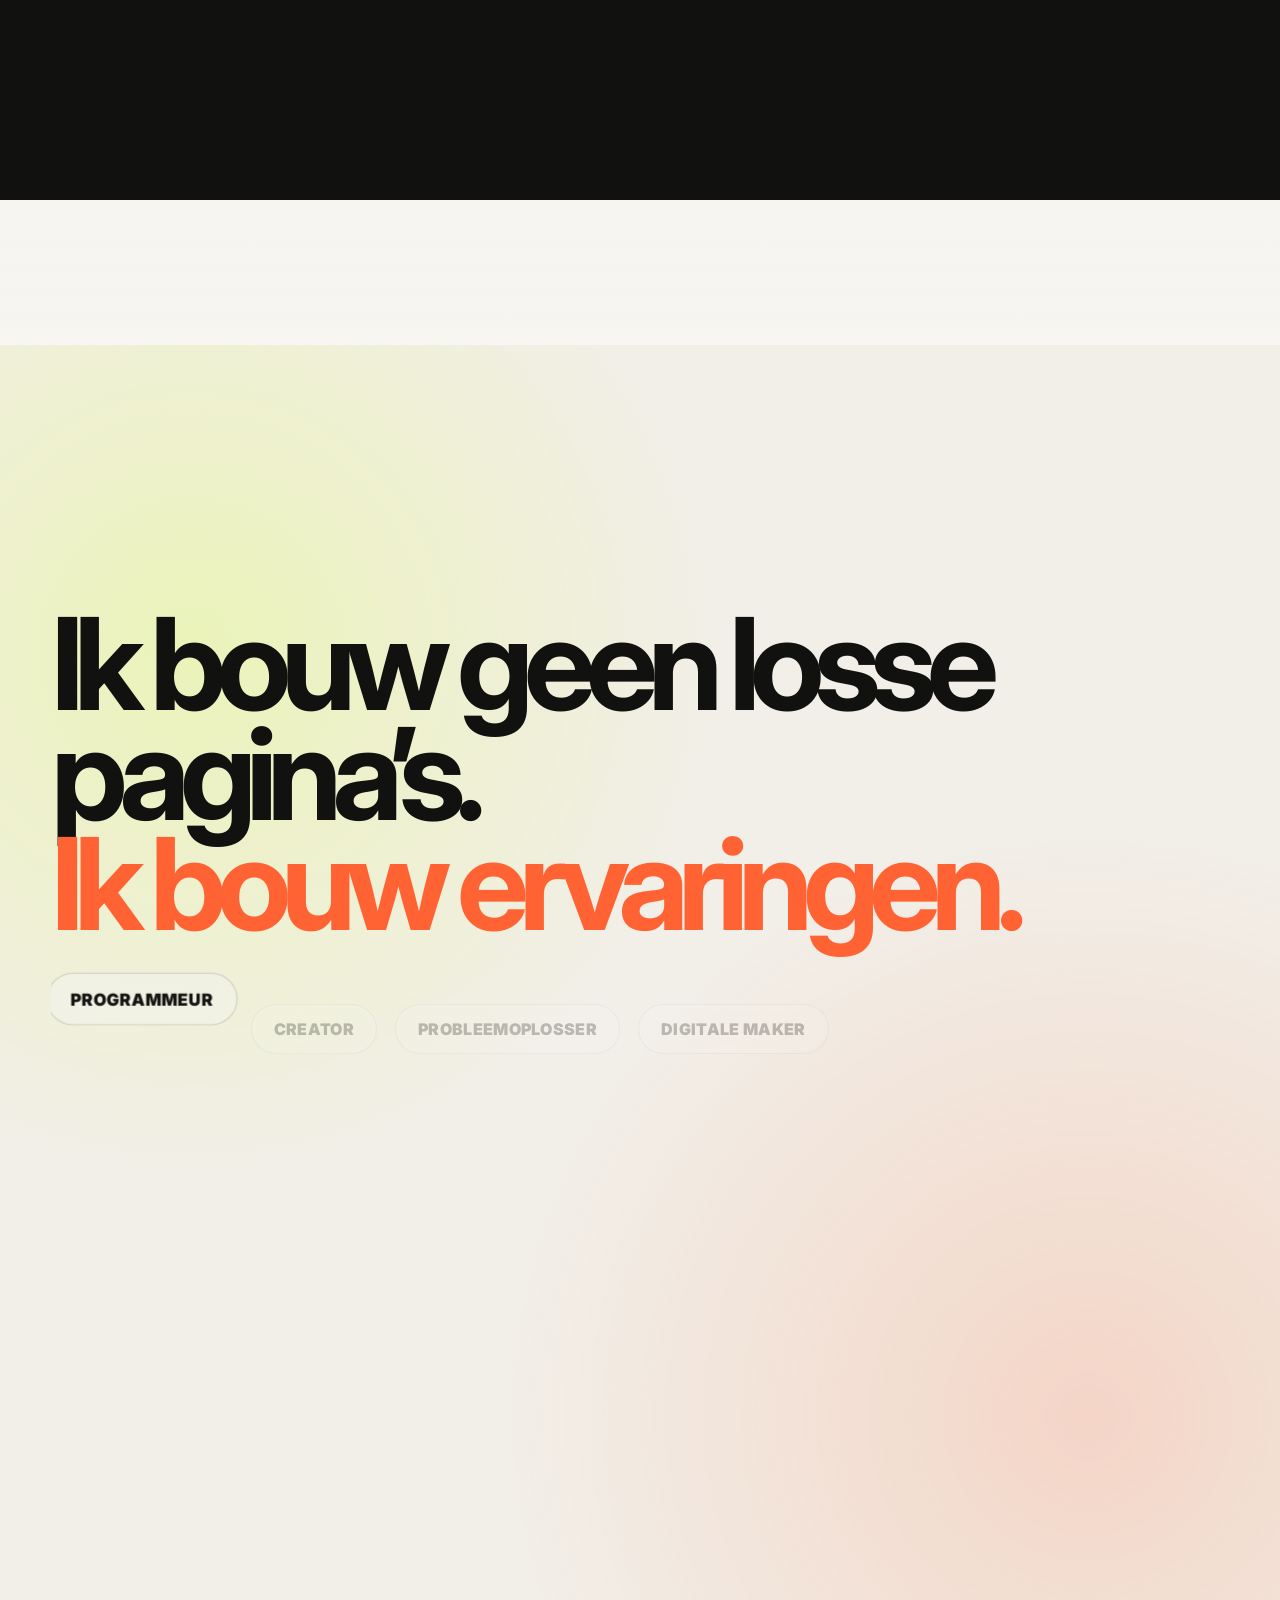
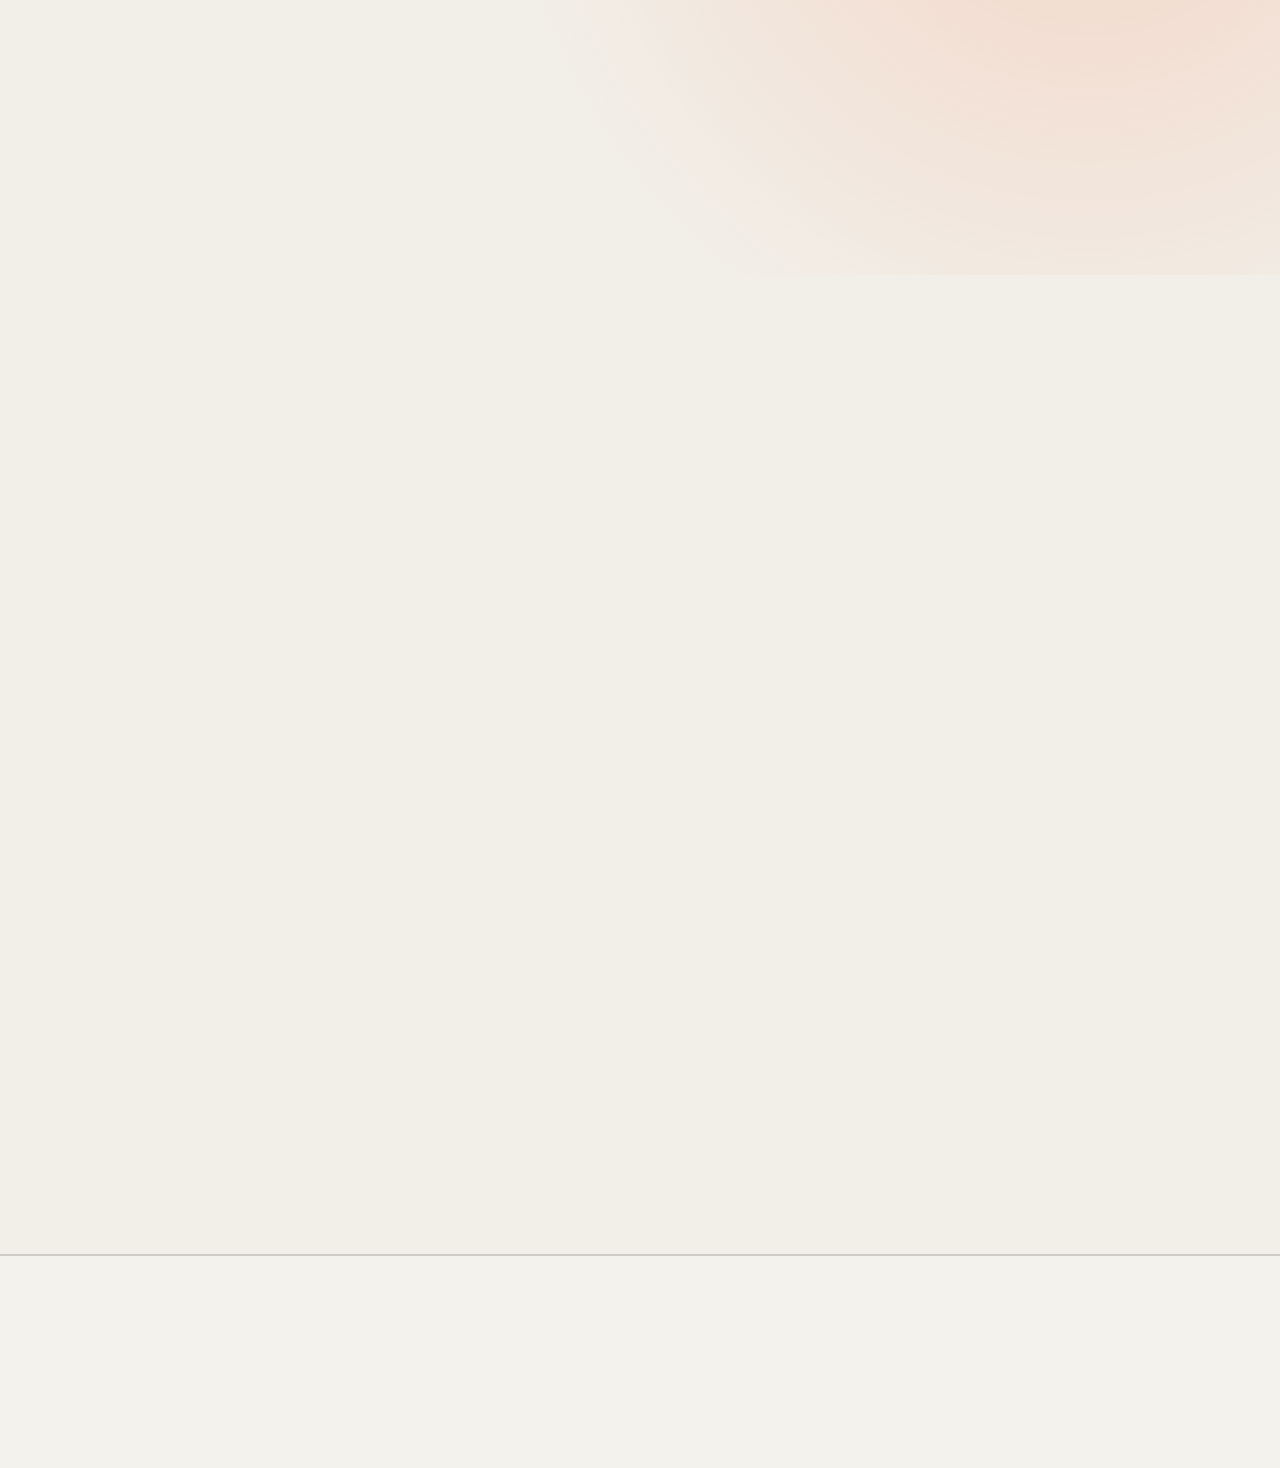
<file: cv.html>
<!doctype html><html lang="nl"><head><meta charset="utf-8"><meta name="viewport" content="width=device-width, initial-scale=1"><meta http-equiv="refresh" content="0; url=index.html#cv"><title>Timur Portfolio</title><link rel="stylesheet" href="css/annfro-inspired.css"></head><body><p style="font-family:Arial;padding:40px">Doorsturen naar <a href="index.html">portfolio</a>...</p>
<script>
(function(){
  function killLoader(){
    document.body.classList.remove('is-loading');
    var l=document.getElementById('site-loader');
    if(l){ l.classList.add('loader-hidden','loader-hidden-force'); l.style.opacity='0'; l.style.visibility='hidden'; l.style.pointerEvents='none'; setTimeout(function(){ if(l && l.parentNode) l.parentNode.removeChild(l); }, 700); }
  }
  document.addEventListener('DOMContentLoaded', function(){ setTimeout(killLoader, 1200); });
  window.addEventListener('load', function(){ setTimeout(killLoader, 300); });
  setTimeout(killLoader, 2500);
})();
</script>

</body></html>
</file>
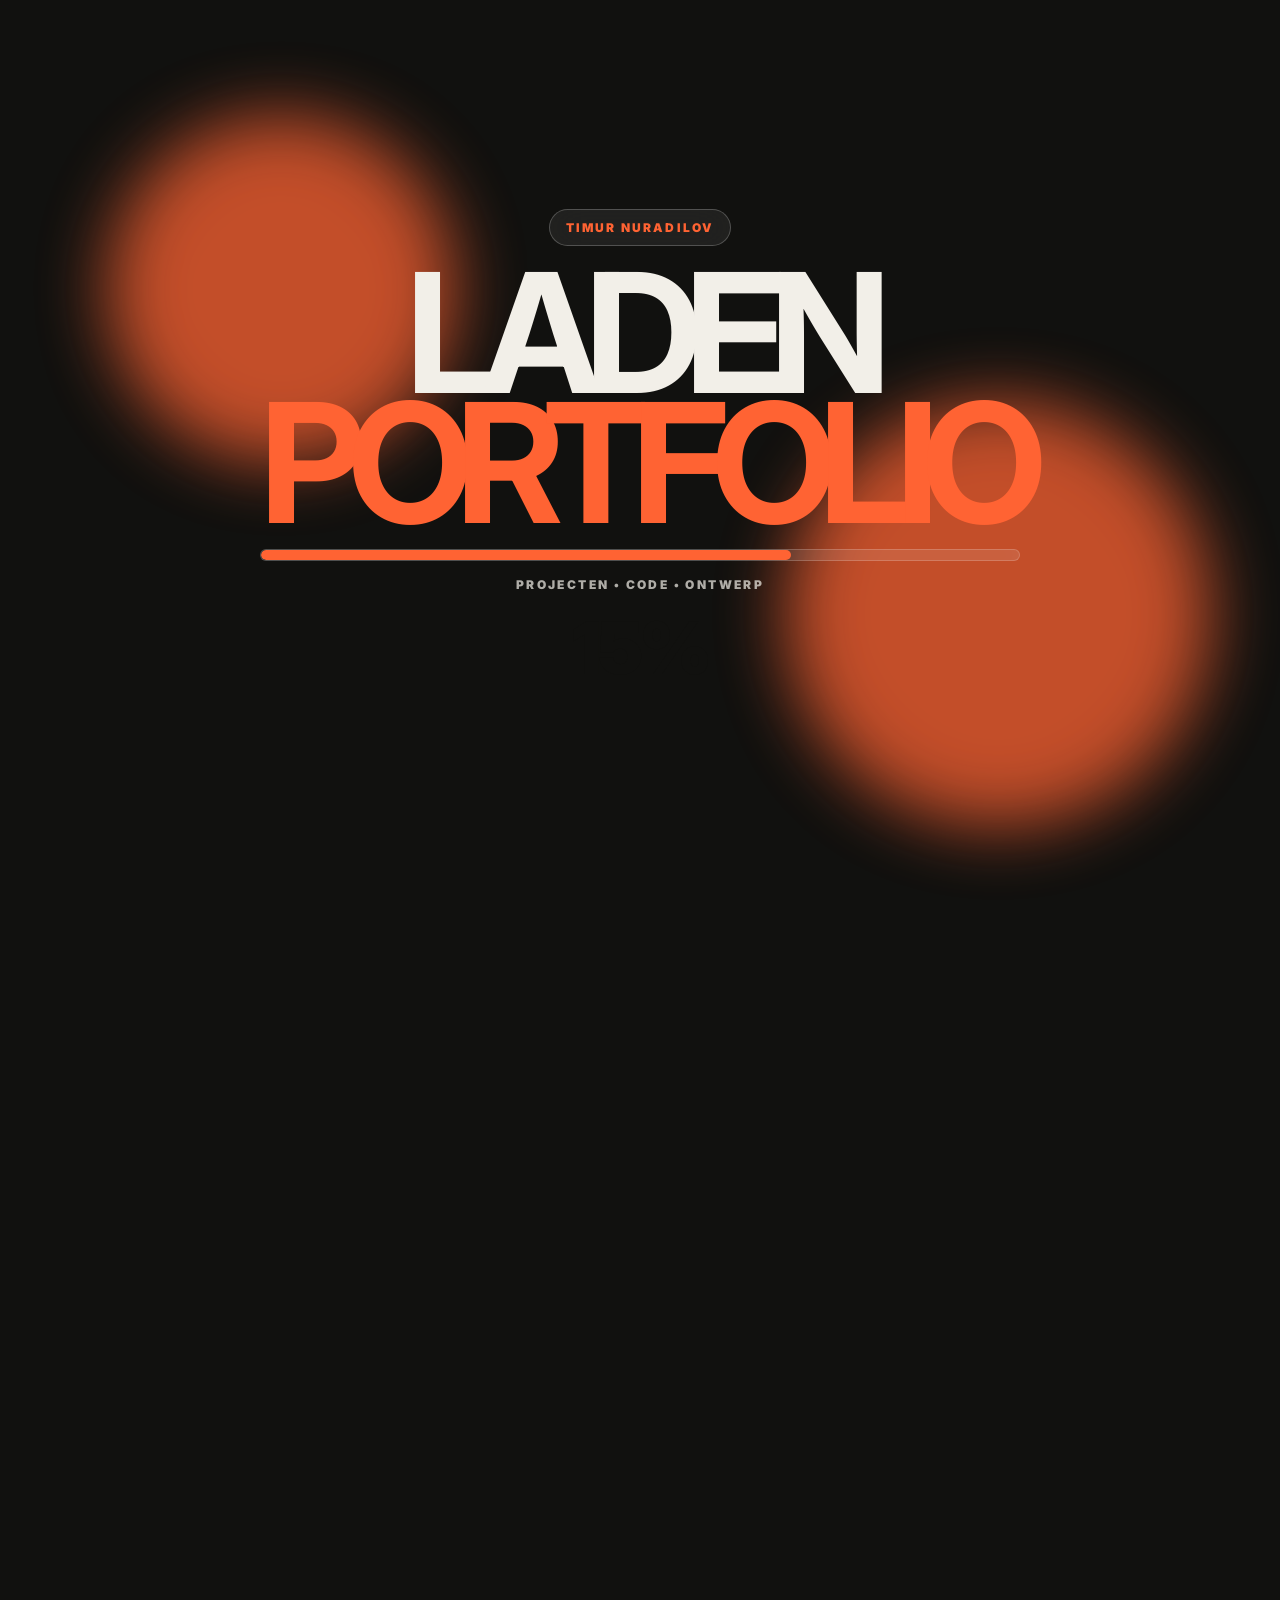
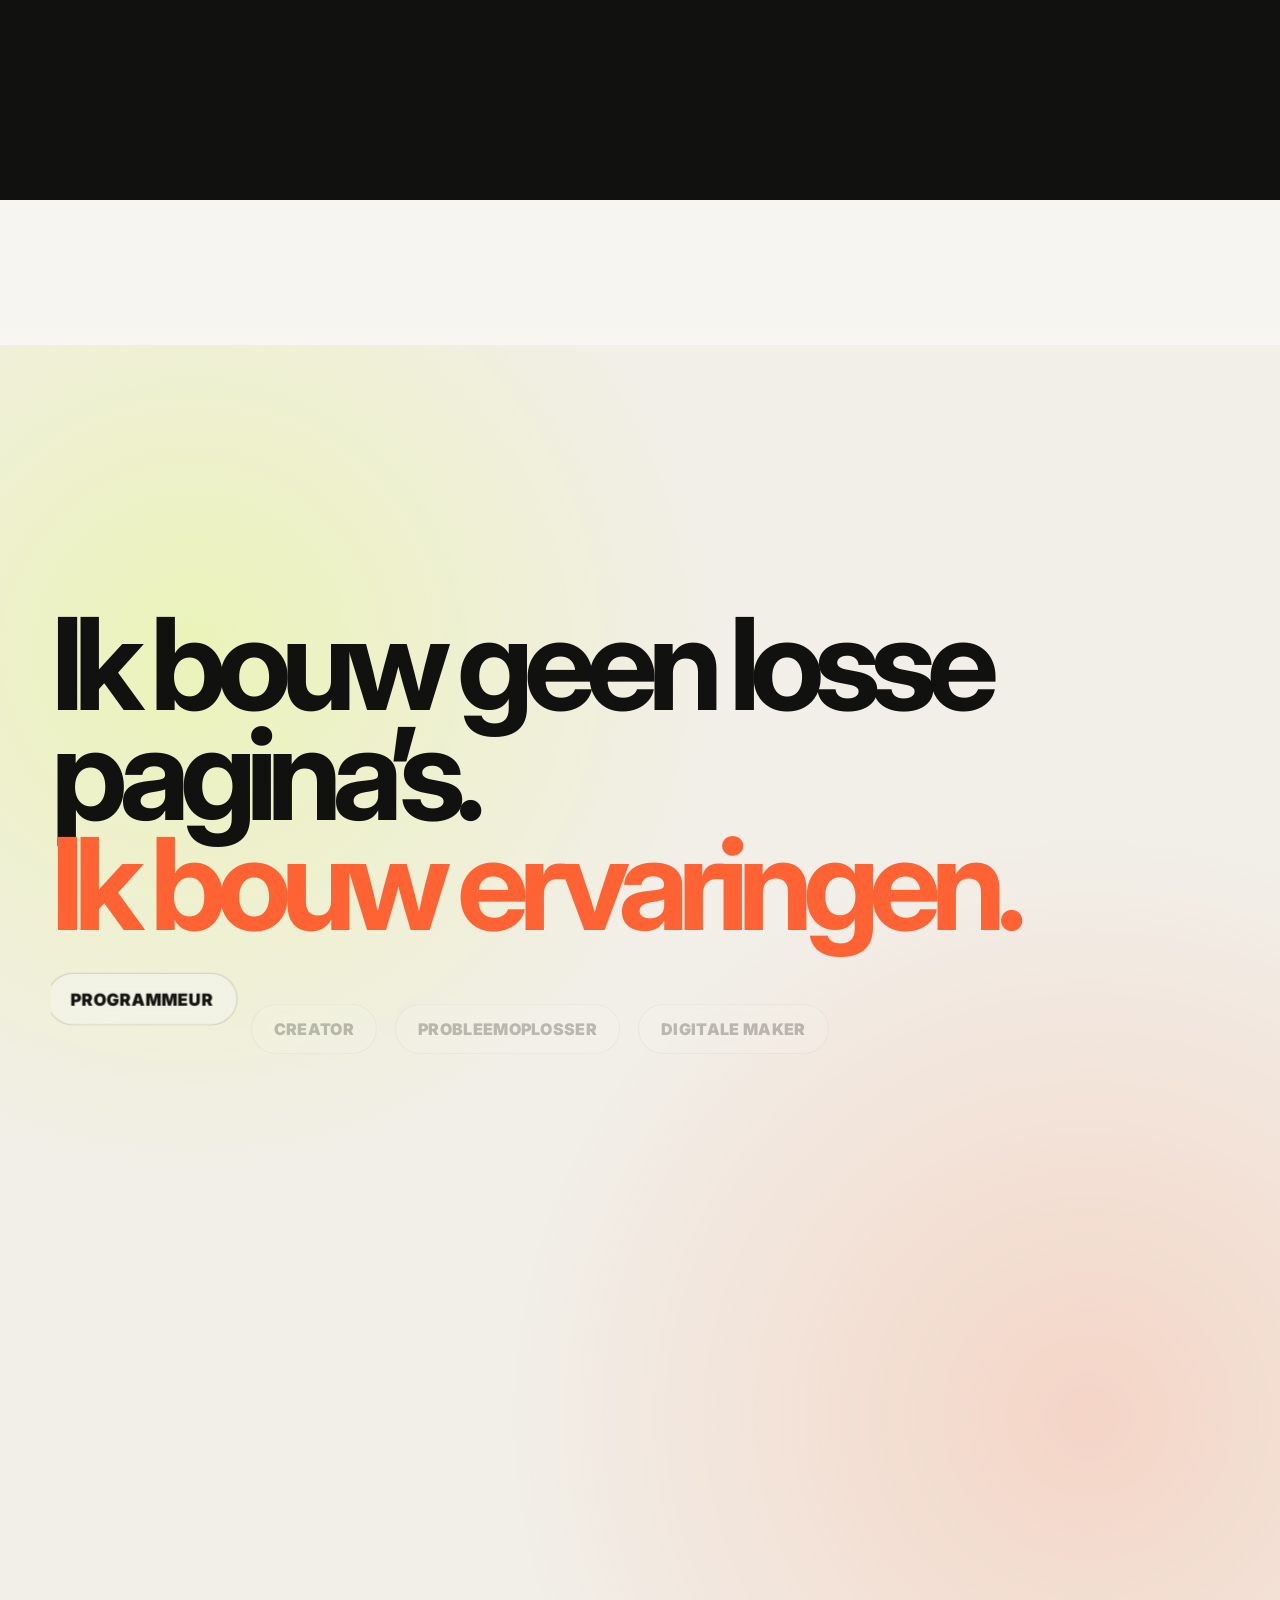
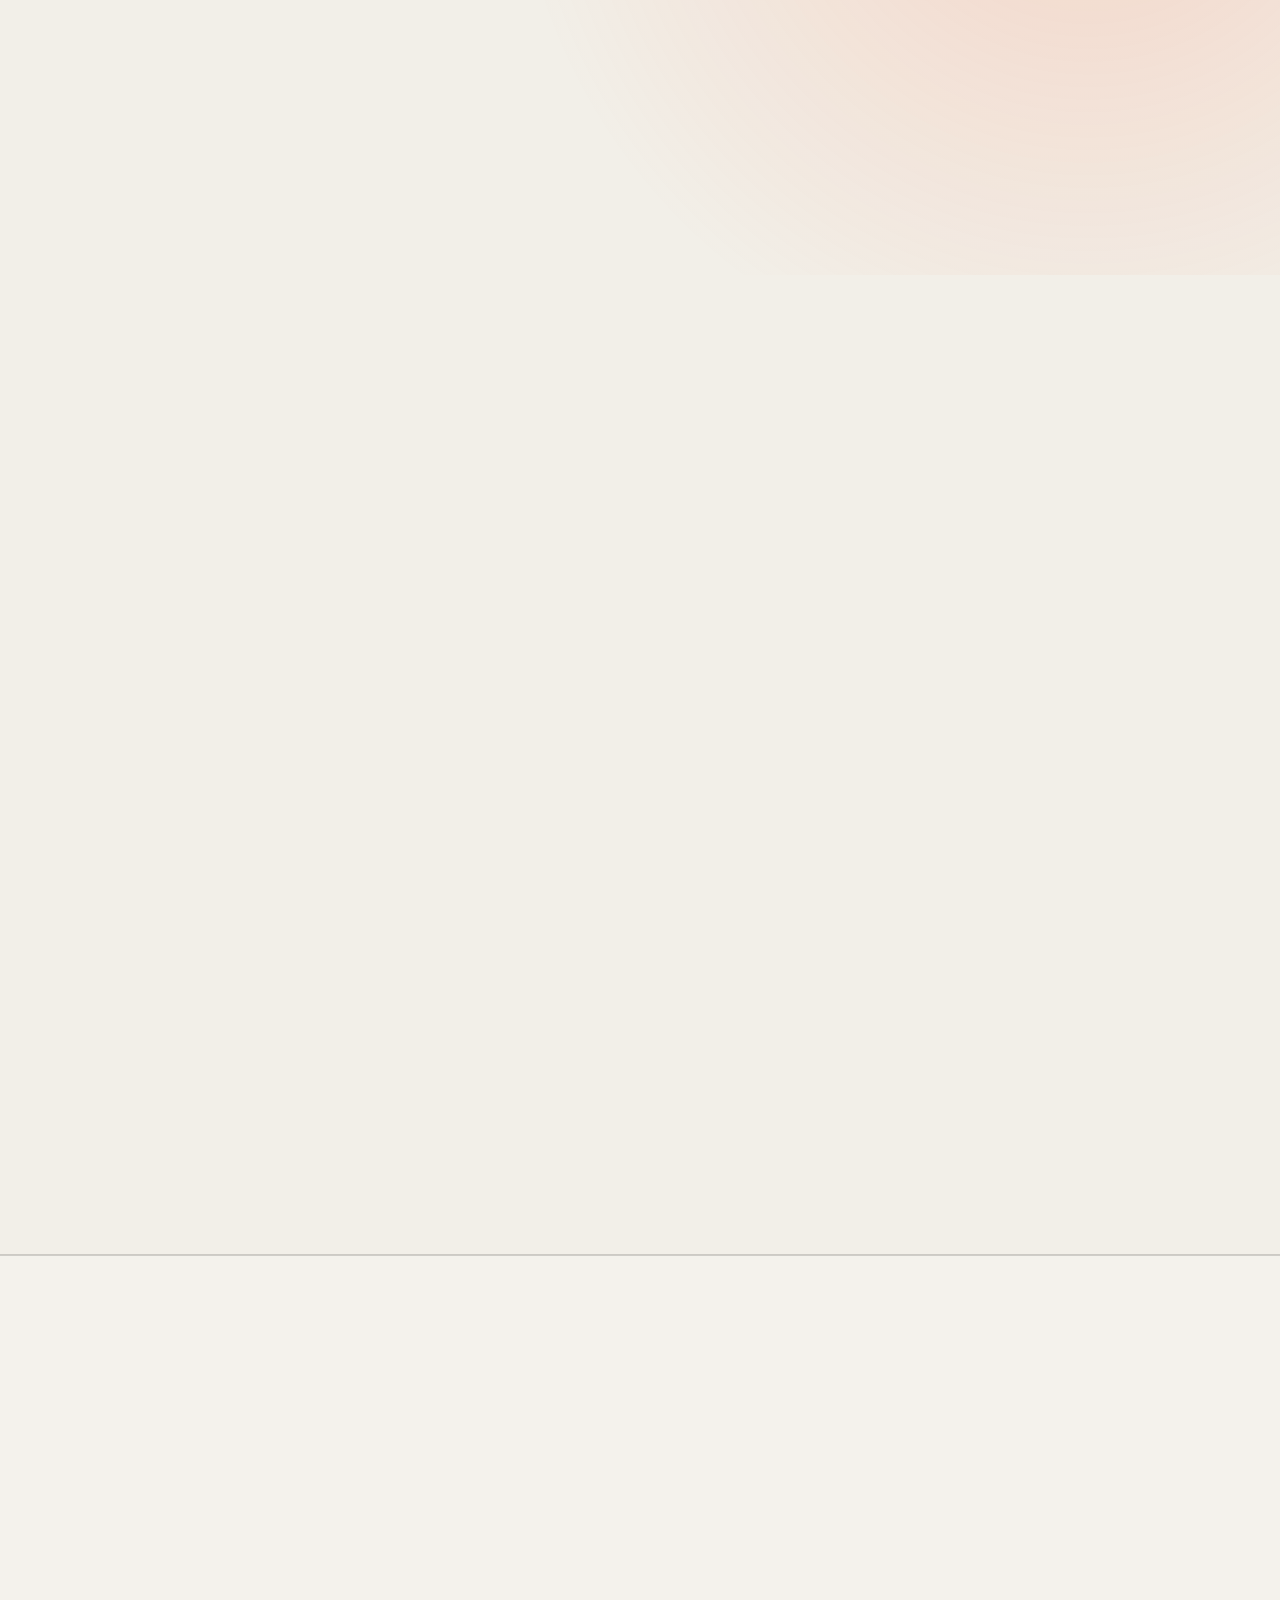
<file: hobbies.html>
<!doctype html><html lang="nl"><head><meta charset="utf-8"><meta name="viewport" content="width=device-width, initial-scale=1"><meta http-equiv="refresh" content="0; url=index.html#hobbies"><title>Timur Portfolio</title><link rel="stylesheet" href="css/annfro-inspired.css"></head><body><p style="font-family:Arial;padding:40px">Doorsturen naar <a href="index.html">portfolio</a>...</p>
<script>
(function(){
  function killLoader(){
    document.body.classList.remove('is-loading');
    var l=document.getElementById('site-loader');
    if(l){ l.classList.add('loader-hidden','loader-hidden-force'); l.style.opacity='0'; l.style.visibility='hidden'; l.style.pointerEvents='none'; setTimeout(function(){ if(l && l.parentNode) l.parentNode.removeChild(l); }, 700); }
  }
  document.addEventListener('DOMContentLoaded', function(){ setTimeout(killLoader, 1200); });
  window.addEventListener('load', function(){ setTimeout(killLoader, 300); });
  setTimeout(killLoader, 2500);
})();
</script>

</body></html>
</file>
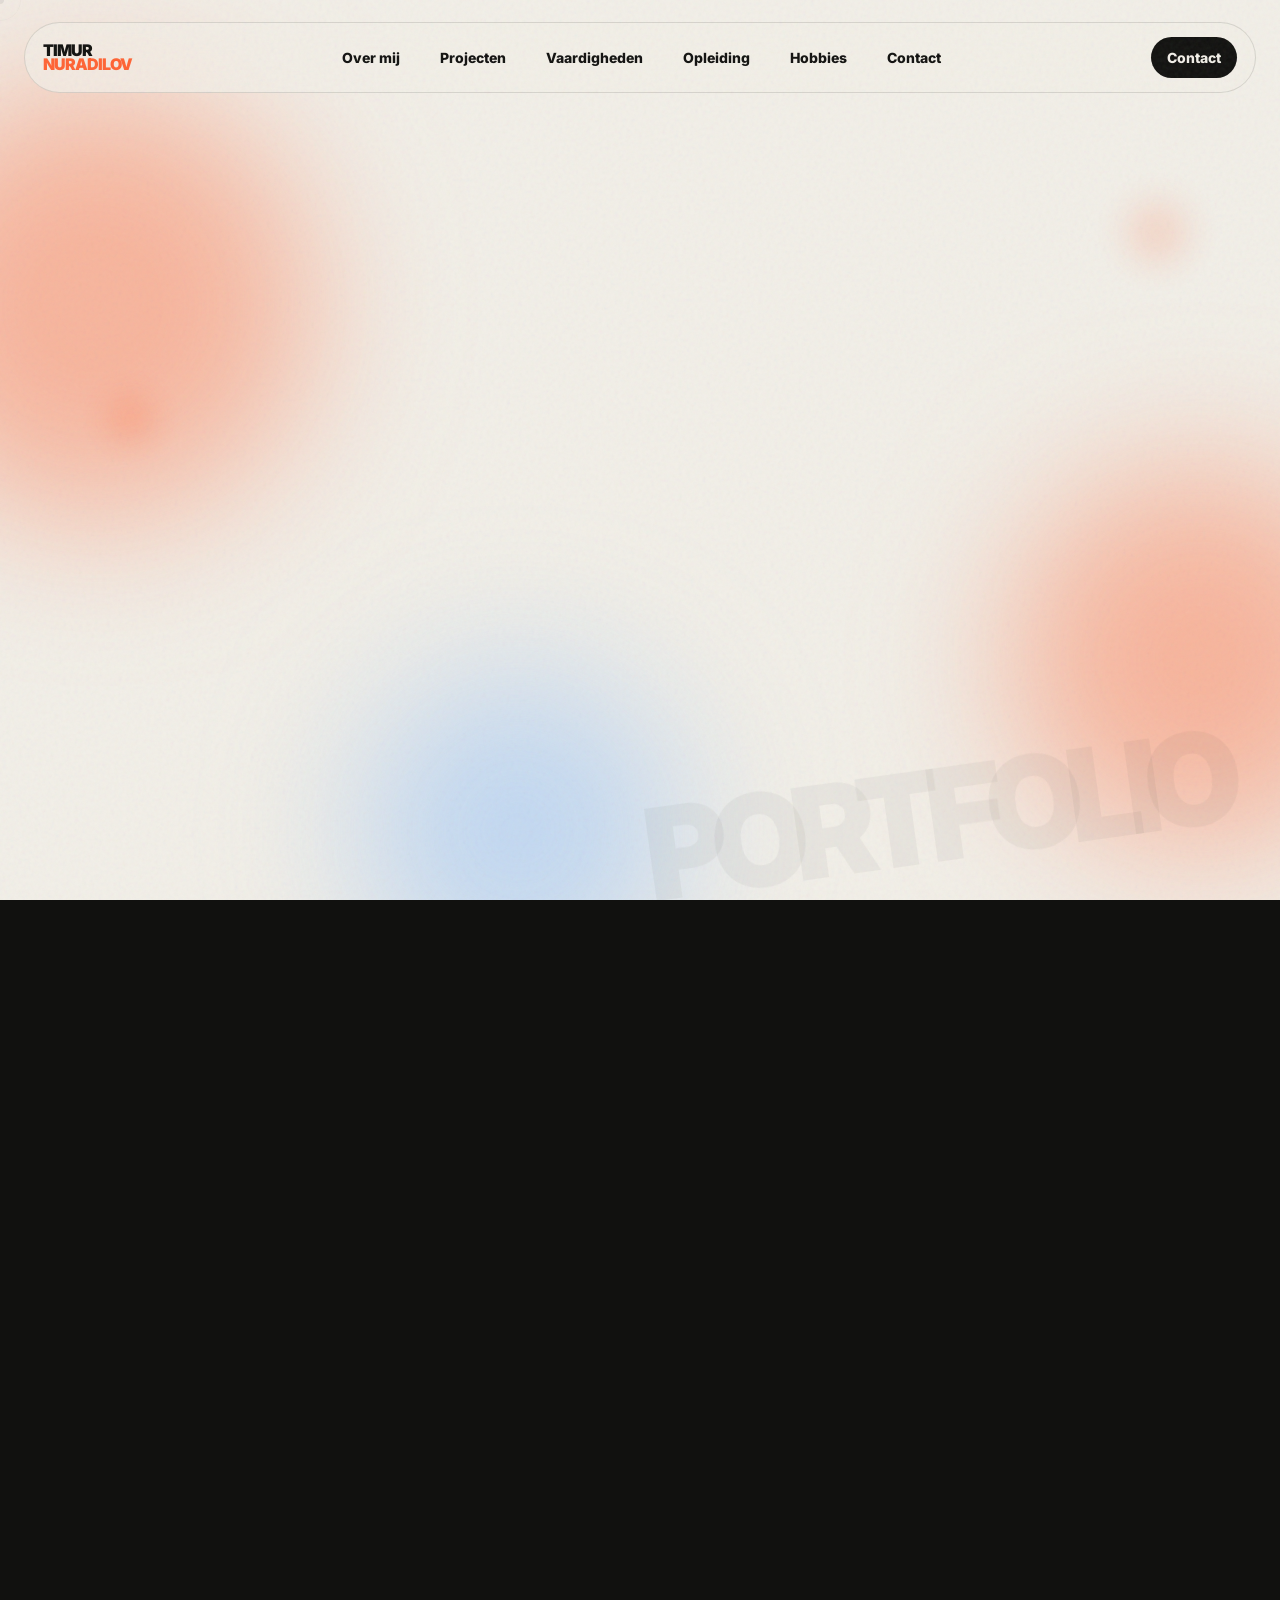
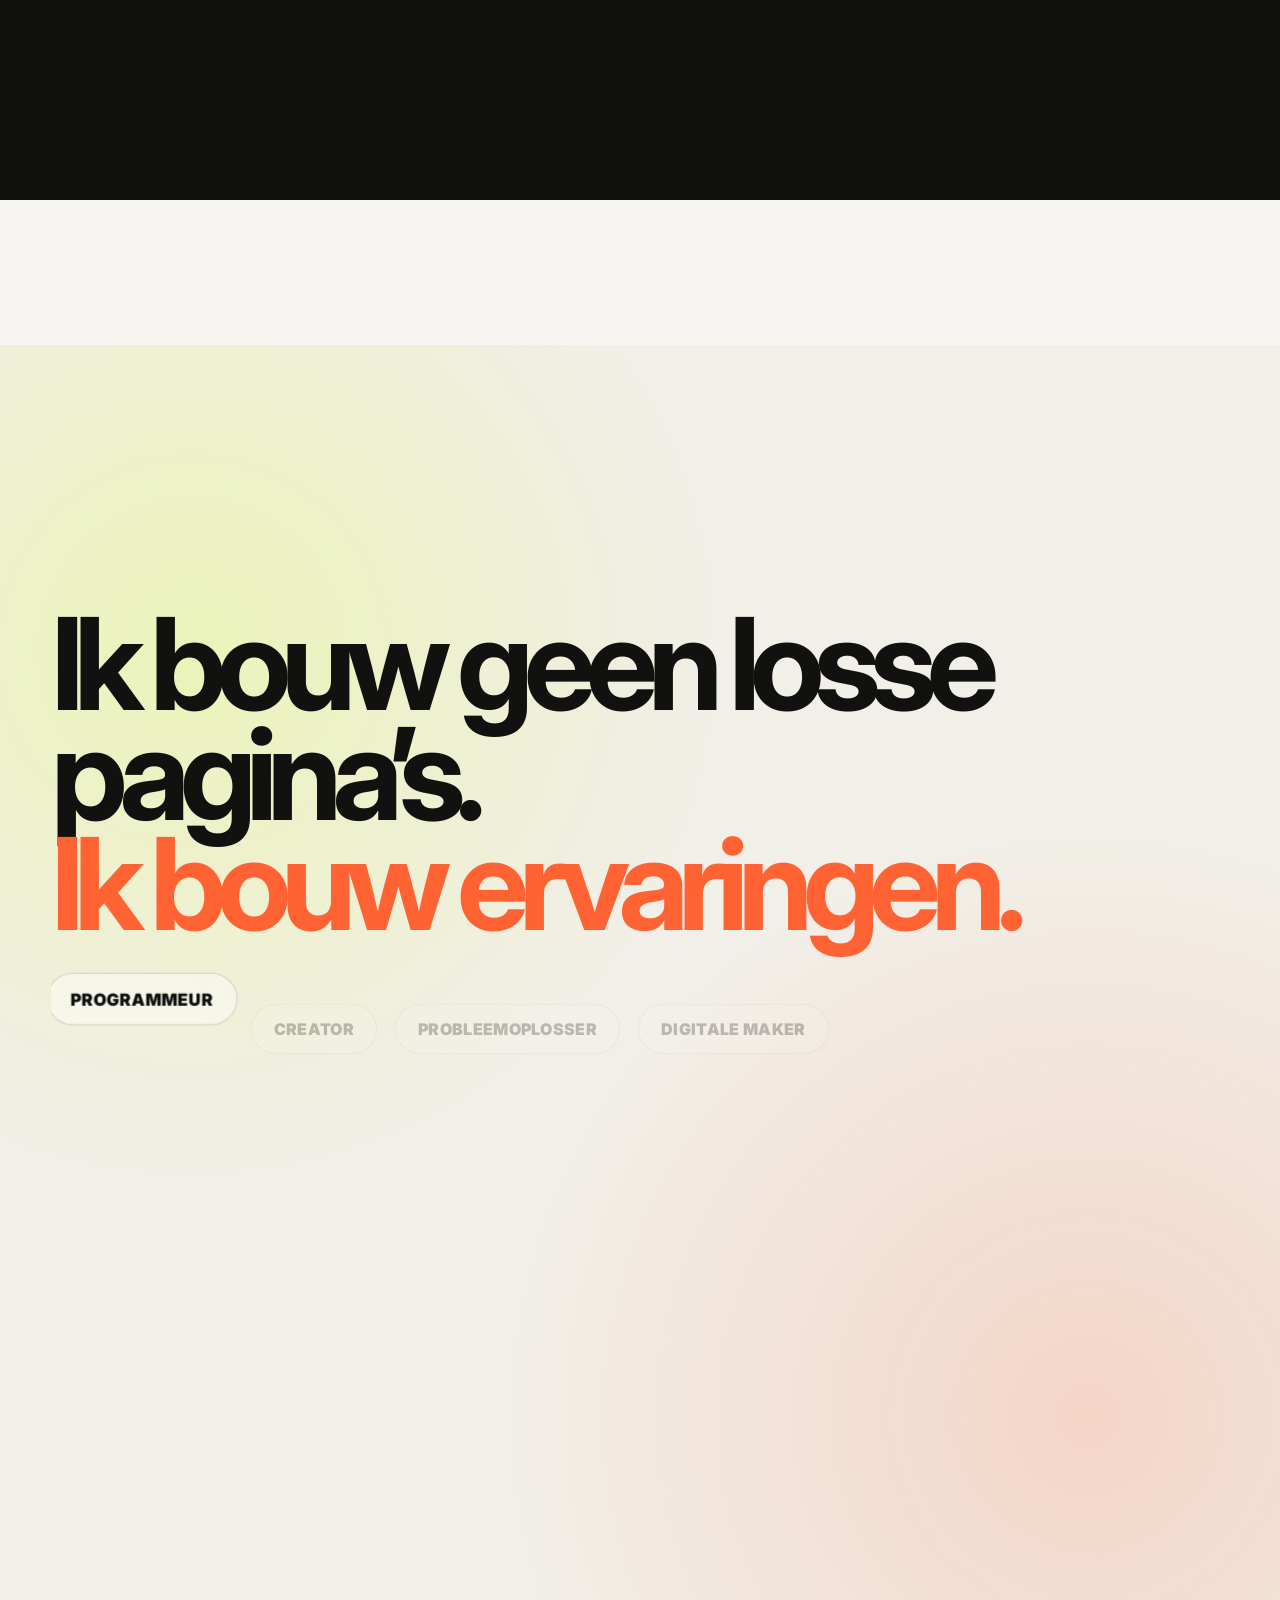
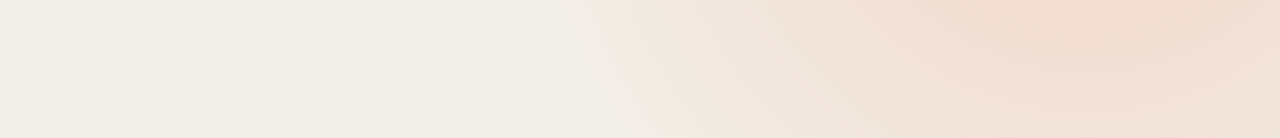
<file: opleiding.html>
<!doctype html><html lang="nl"><head><meta charset="utf-8"><meta name="viewport" content="width=device-width, initial-scale=1"><meta http-equiv="refresh" content="0; url=index.html#opleiding"><title>Timur Portfolio</title><link rel="stylesheet" href="css/annfro-inspired.css"></head><body><p style="font-family:Arial;padding:40px">Doorsturen naar <a href="index.html">portfolio</a>...</p>
<script>
(function(){
  function killLoader(){
    document.body.classList.remove('is-loading');
    var l=document.getElementById('site-loader');
    if(l){ l.classList.add('loader-hidden','loader-hidden-force'); l.style.opacity='0'; l.style.visibility='hidden'; l.style.pointerEvents='none'; setTimeout(function(){ if(l && l.parentNode) l.parentNode.removeChild(l); }, 700); }
  }
  document.addEventListener('DOMContentLoaded', function(){ setTimeout(killLoader, 1200); });
  window.addEventListener('load', function(){ setTimeout(killLoader, 300); });
  setTimeout(killLoader, 2500);
})();
</script>

</body></html>
</file>
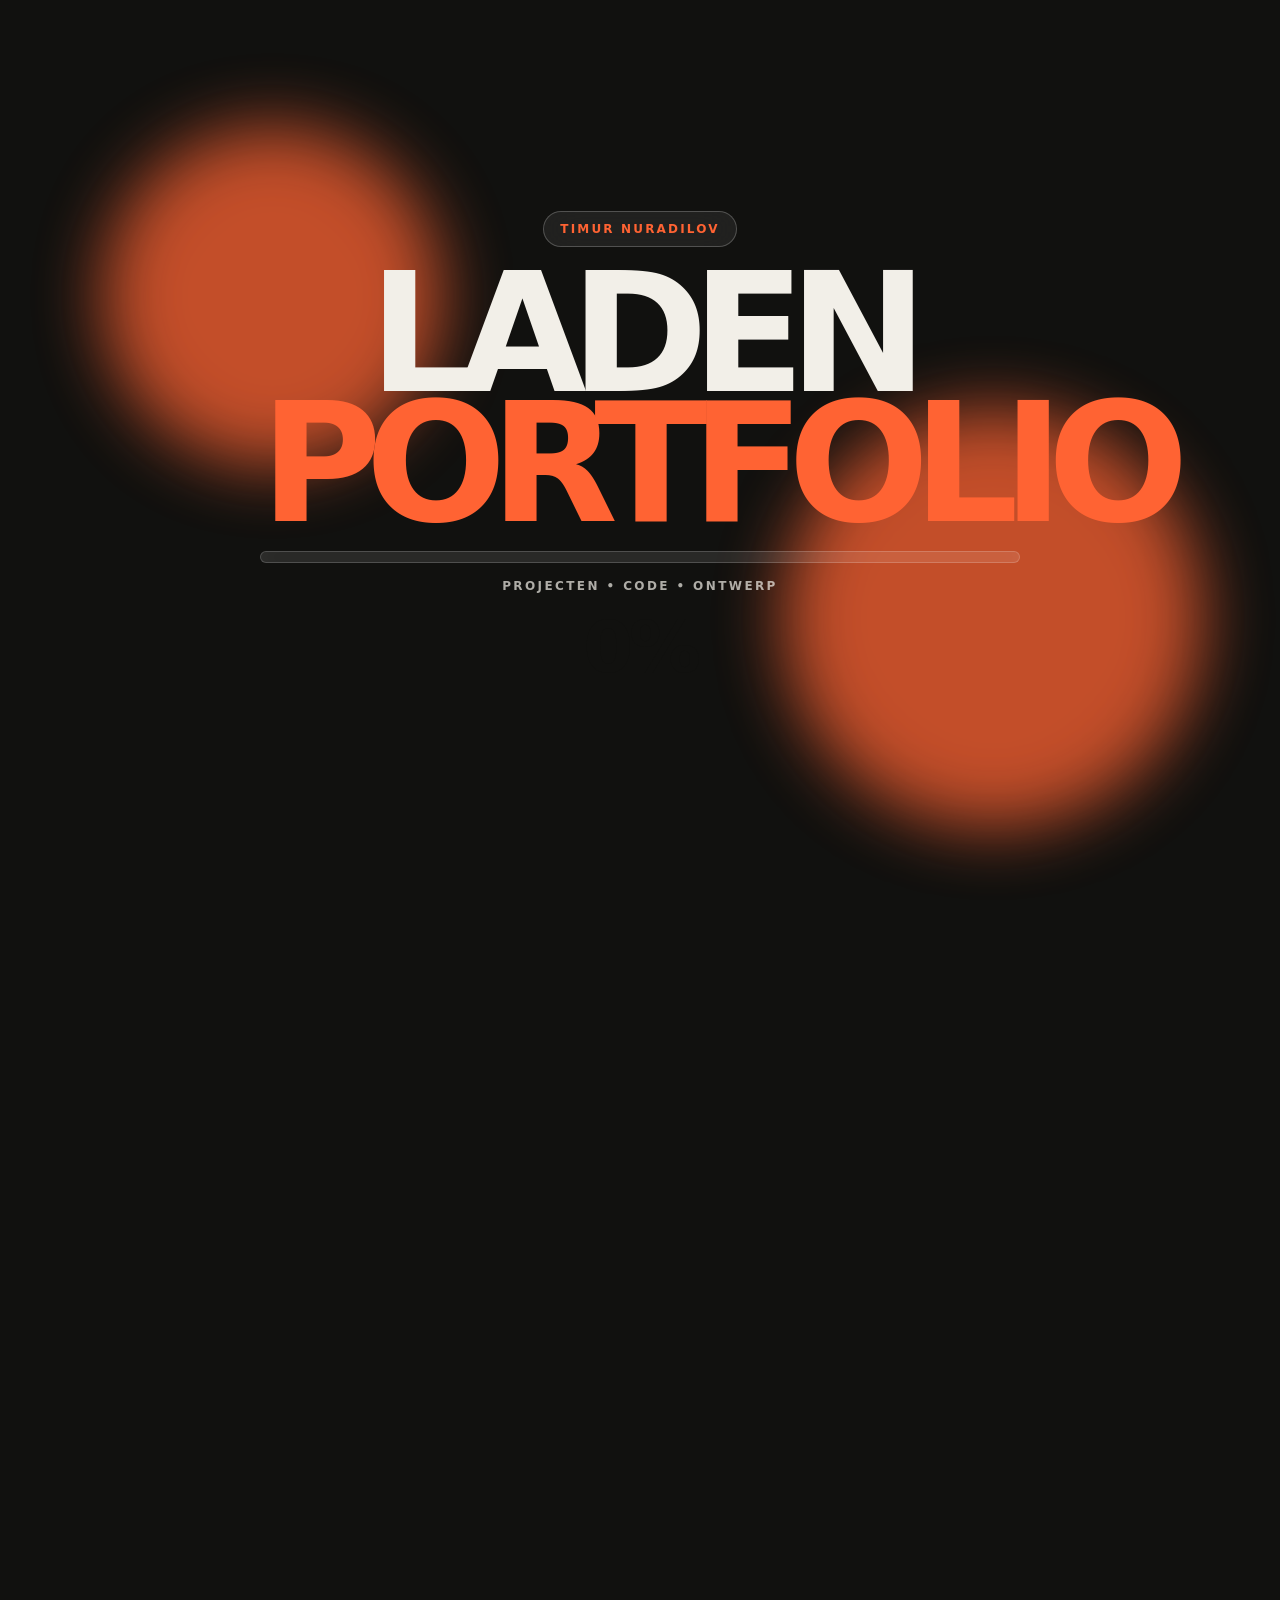
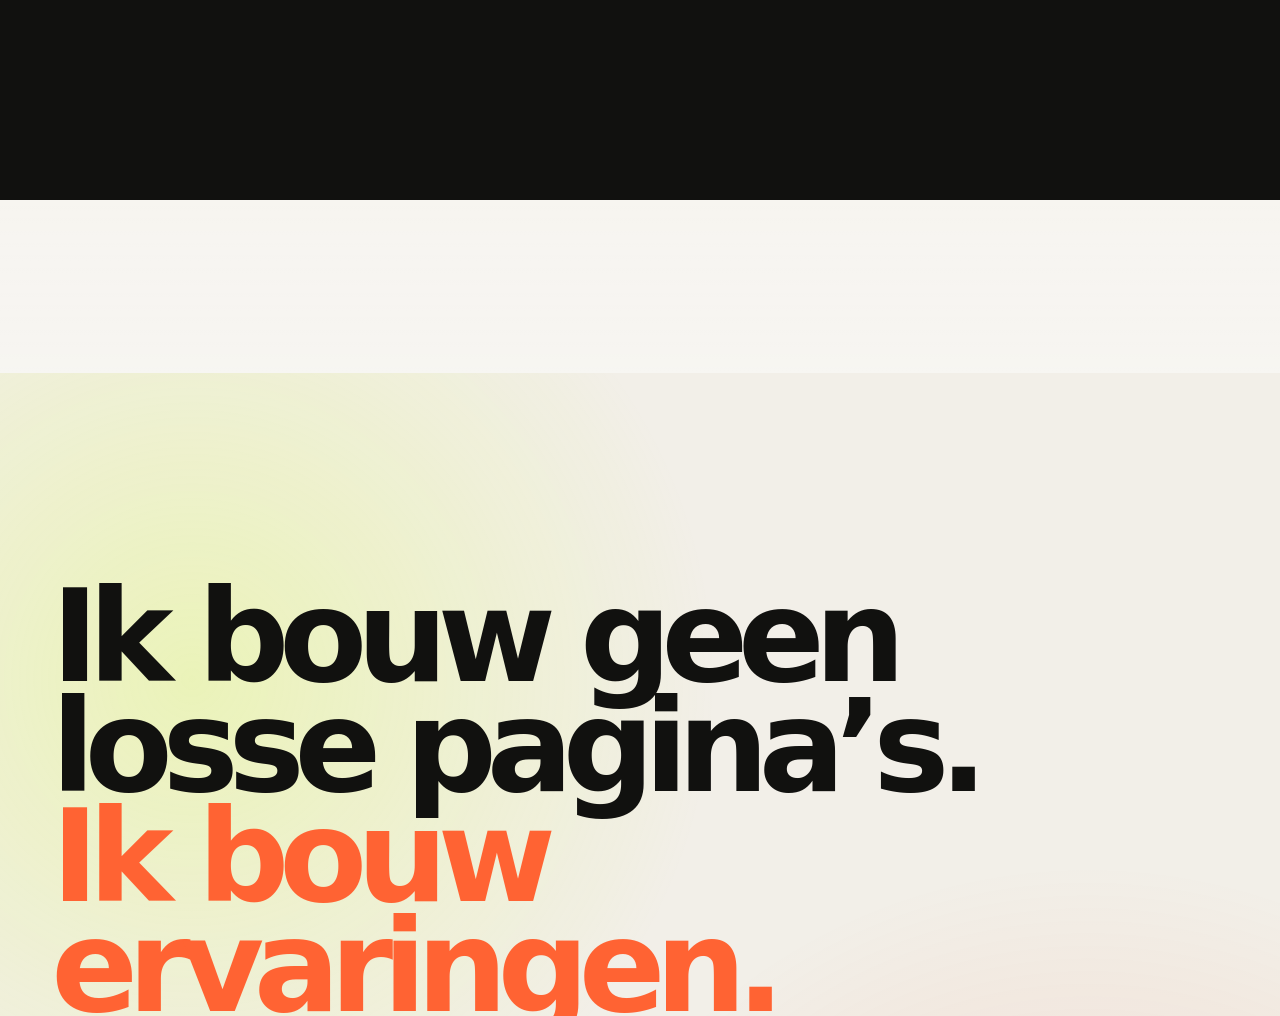
<file: overmij.html>
<!doctype html><html lang="nl"><head><meta charset="utf-8"><meta name="viewport" content="width=device-width, initial-scale=1"><meta http-equiv="refresh" content="0; url=index.html#overmij"><title>Timur Portfolio</title><link rel="stylesheet" href="css/annfro-inspired.css"></head><body><p style="font-family:Arial;padding:40px">Doorsturen naar <a href="index.html">portfolio</a>...</p>
<script>
(function(){
  function killLoader(){
    document.body.classList.remove('is-loading');
    var l=document.getElementById('site-loader');
    if(l){ l.classList.add('loader-hidden','loader-hidden-force'); l.style.opacity='0'; l.style.visibility='hidden'; l.style.pointerEvents='none'; setTimeout(function(){ if(l && l.parentNode) l.parentNode.removeChild(l); }, 700); }
  }
  document.addEventListener('DOMContentLoaded', function(){ setTimeout(killLoader, 1200); });
  window.addEventListener('load', function(){ setTimeout(killLoader, 300); });
  setTimeout(killLoader, 2500);
})();
</script>

</body></html>
</file>
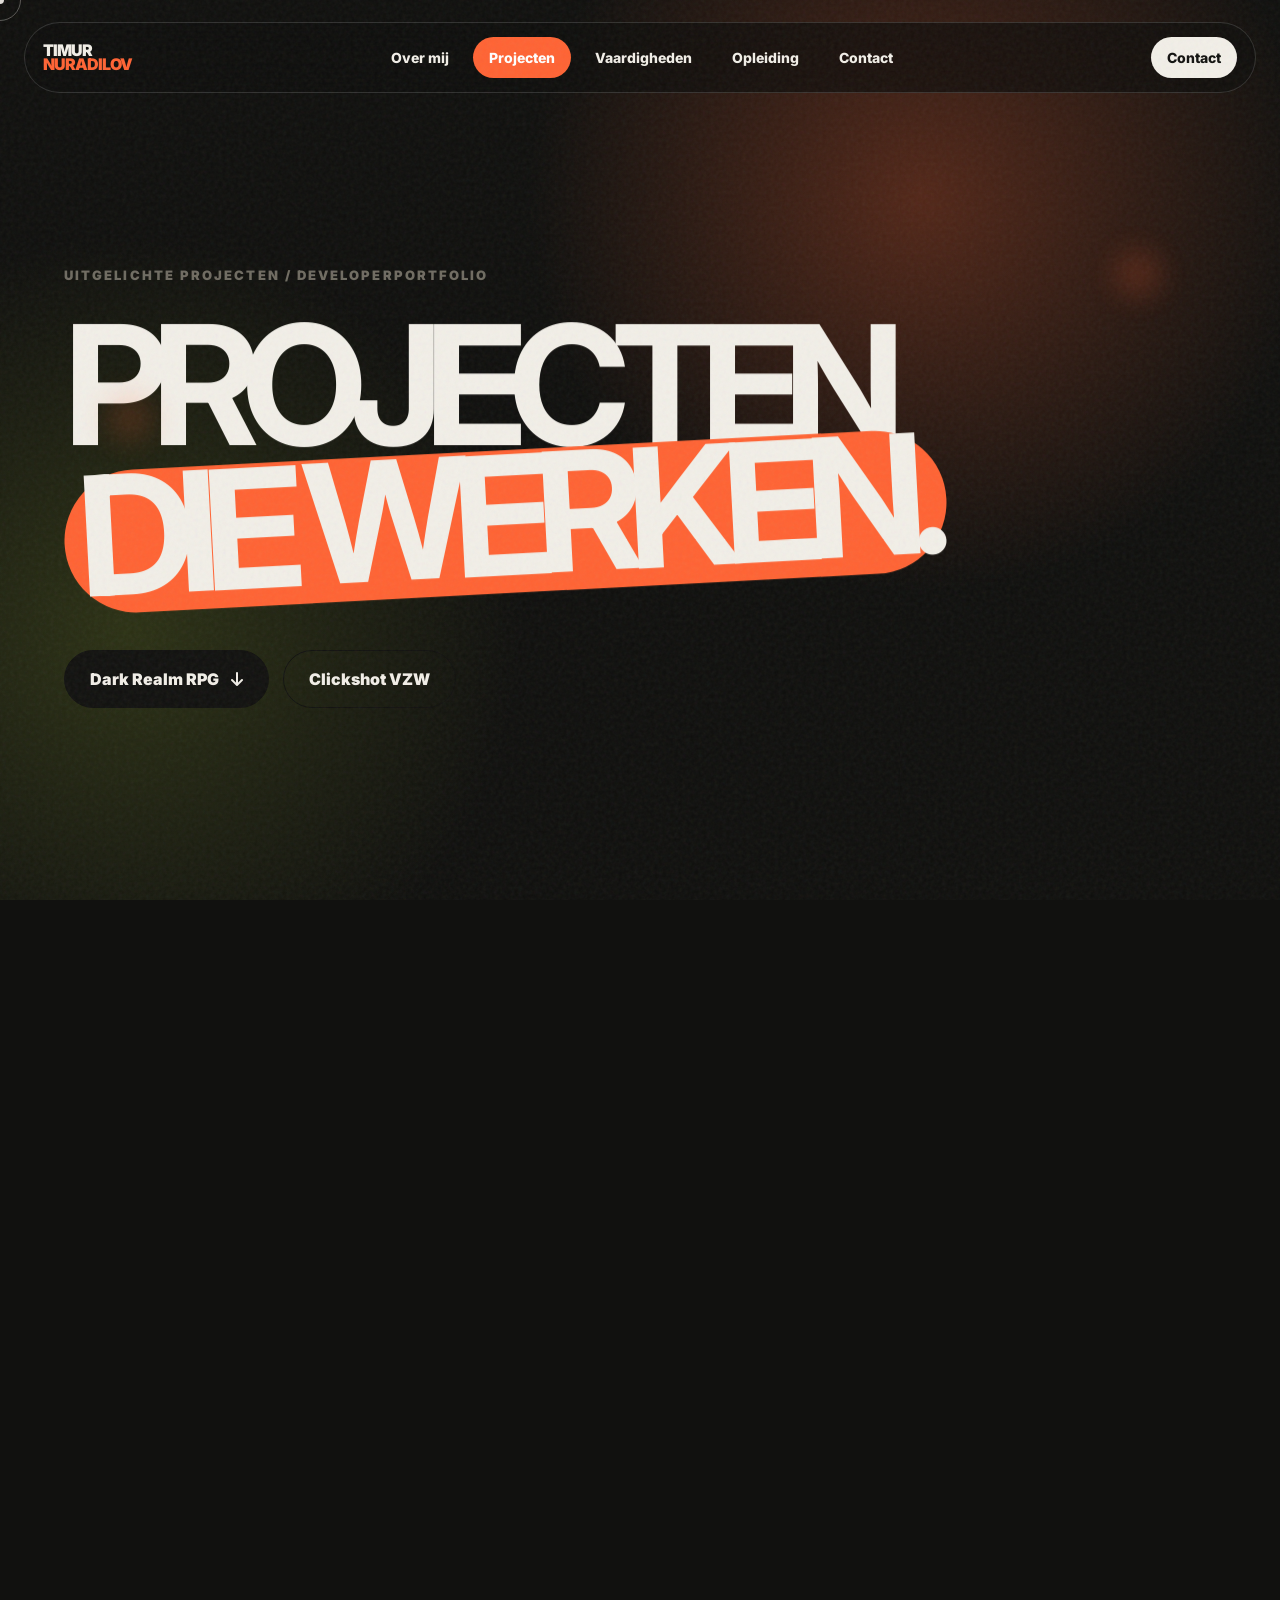
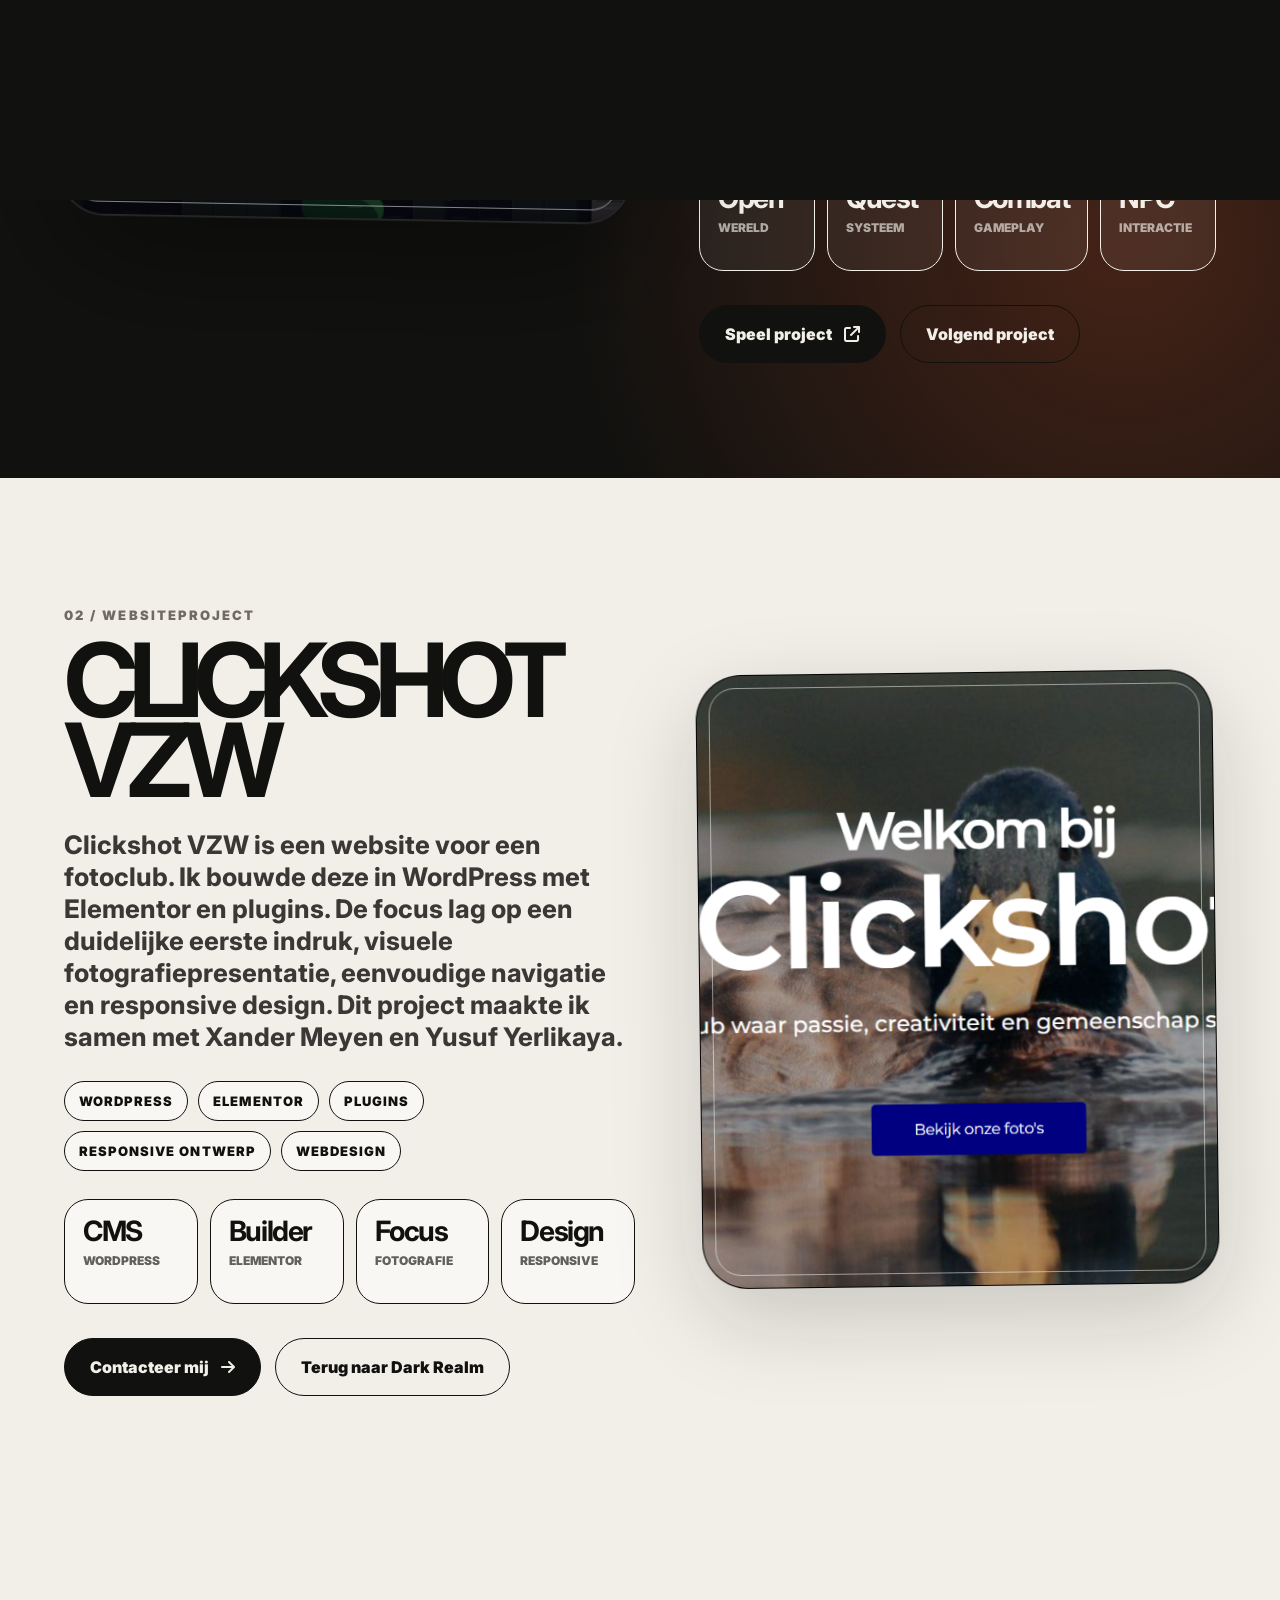
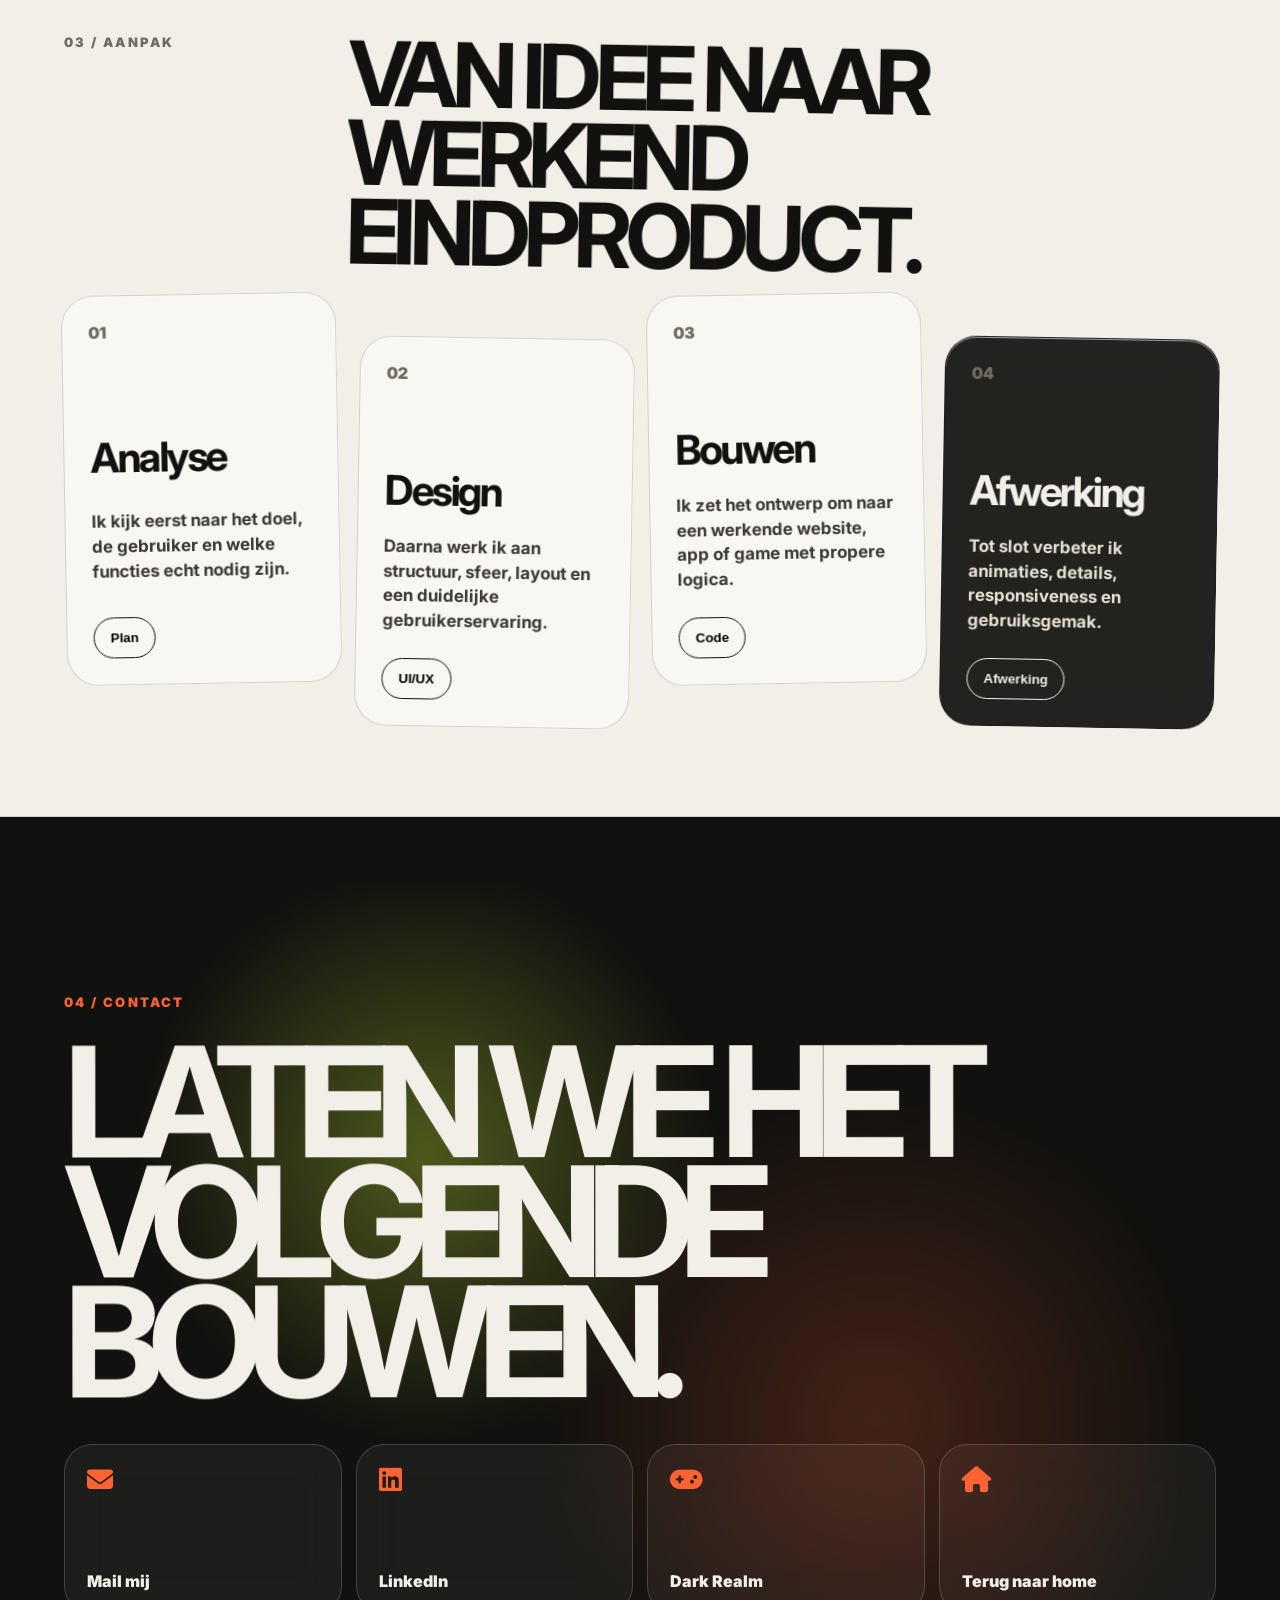
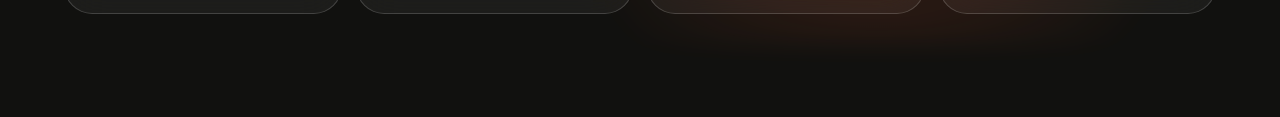
<file: projects.html>
<!DOCTYPE html>
<html lang="nl">
<head>
  <meta charset="UTF-8" />
  <meta name="viewport" content="width=device-width, initial-scale=1.0" />
  <meta name="description" content="Projecten van Timur Nuradilov" />
  <title>Projecten — Timur Nuradilov</title>
  <link rel="icon" href="fotos/favicon.ico" />
  <link rel="stylesheet" href="css/annfro-inspired.css" />
  <link rel="stylesheet" href="https://cdnjs.cloudflare.com/ajax/libs/font-awesome/6.5.2/css/all.min.css" />
</head>
<body class="projects-page">
  <div id="site-loader" class="site-loader" aria-label="Website laden">
    <div class="loader-bg-orb orb-one"></div>
    <div class="loader-bg-orb orb-two"></div>
    <div class="loader-content">
      <span class="loader-kicker">TIMUR NURADILOV</span>
      <h2>Laden<br><span>portfolio</span></h2>
      <div class="loader-line"><span></span></div>
      <p>Projecten • Code • Ontwerp</p>
    </div>
  </div>
  <div class="blur-atmosphere" aria-hidden="true">
    <span class="blur-orb blur-a"></span>
    <span class="blur-orb blur-b"></span>
    <span class="blur-orb blur-c"></span>
  </div>

  <div class="grain"></div>
  <div class="cursor-dot"></div>
  <div class="cursor-ring"></div>

  <header class="nav">
    <a href="index.html#home" class="logo">Timur<br><span>Nuradilov</span></a>
    <nav>
      <a href="index.html#about">Over mij</a>
      <a href="projects.html" class="active">Projecten</a>
      <a href="index.html#work">Vaardigheden</a>
      <a href="index.html#journey">Opleiding</a>
      <a href="index.html#contact">Contact</a>
    </nav>
    <a class="nav-cta" href="mailto:timoer.nuradilov@gmail.com">Contact</a>
  </header>

  <main>
    <section class="projects-hero section-full">
      <p class="label reveal">Uitgelichte projecten / Developerportfolio</p>
      <h1 class="mega-title reveal">Projecten<br><span>die werken.</span></h1>
      <div class="hero-actions reveal">
        <a class="pill dark magnetic" href="#darkrealm">Dark Realm RPG <i class="fa-solid fa-arrow-down"></i></a>
        <a class="pill light magnetic" href="#clickshot">Clickshot VZW</a>
      </div>
    </section>

    <section id="darkrealm" class="project-showcase dark-showcase">
      <div class="project-media reveal tilt-card">
        <img src="fotos/darkrealm-project.png" alt="Dark Realm RPG screenshot" />
      </div>
      <div class="project-copy reveal">
        <p class="label">01 / Uitgelicht hoofdproject</p>
        <div class="featured-ribbon">UITGELICHT PROJECT</div>
        <h2>Dark Realm RPG</h2>
        <p>Dark Realm RPG is een browsergame die ik maakte in Vanilla JavaScript. Het project bevat een speelbare wereld met NPC's, quests, shops, inventory management, combat, gold, teleports en verschillende locaties.</p>
        <div class="tech-row">
          <span>JavaScript Vanilla</span><span>HTML5</span><span>CSS3</span><span>Game Design</span><span>UI-systemen</span>
        </div>
        <div class="project-stats">
          <div><strong>Open</strong><span>Wereld</span></div>
          <div><strong>Quest</strong><span>Systeem</span></div>
          <div><strong>Combat</strong><span>Gameplay</span></div>
          <div><strong>NPC</strong><span>Interactie</span></div>
        </div>
        <div class="hero-actions">
          <a class="pill dark magnetic" href="https://timurnura.github.io/darkrealm/" target="_blank" rel="noopener">Speel project <i class="fa-solid fa-arrow-up-right-from-square"></i></a>
          <a class="pill light magnetic" href="#clickshot">Volgend project</a>
        </div>
      </div>
    </section>

    <section id="clickshot" class="project-showcase light-showcase">
      <div class="project-copy reveal">
        <p class="label">02 / Websiteproject</p>
        <h2>Clickshot VZW</h2>
        <p>Clickshot VZW is een website voor een fotoclub. Ik bouwde deze in WordPress met Elementor en plugins. De focus lag op een duidelijke eerste indruk, visuele fotografiepresentatie, eenvoudige navigatie en responsive design. Dit project maakte ik samen met Xander Meyen en Yusuf Yerlikaya.</p>
        <div class="tech-row">
          <span>WordPress</span><span>Elementor</span><span>Plugins</span><span>Responsive ontwerp</span><span>Webdesign</span>
        </div>
        <div class="project-stats">
          <div><strong>CMS</strong><span>WordPress</span></div>
          <div><strong>Builder</strong><span>Elementor</span></div>
          <div><strong>Focus</strong><span>Fotografie</span></div>
          <div><strong>Design</strong><span>Responsive</span></div>
        </div>
        <div class="hero-actions">
          <a class="pill dark magnetic" href="index.html#contact">Contacteer mij <i class="fa-solid fa-arrow-right"></i></a>
          <a class="pill light magnetic" href="#darkrealm">Terug naar Dark Realm</a>
        </div>
      </div>
      <div class="project-media reveal tilt-card">
        <img src="fotos/clickshot-project.png" alt="Clickshot VZW screenshot" />
      </div>
    </section>

    <section class="project-process panel-section">
      <div class="section-intro reveal">
        <p class="label">03 / Aanpak</p>
        <h2>Van idee naar werkend eindproduct.</h2>
      </div>
      <div class="process-grid">
        <article class="project-card reveal"><span class="number">01</span><h3>Analyse</h3><p>Ik kijk eerst naar het doel, de gebruiker en welke functies echt nodig zijn.</p><button class="ghost-btn">Plan</button></article>
        <article class="project-card reveal"><span class="number">02</span><h3>Design</h3><p>Daarna werk ik aan structuur, sfeer, layout en een duidelijke gebruikerservaring.</p><button class="ghost-btn">UI/UX</button></article>
        <article class="project-card reveal"><span class="number">03</span><h3>Bouwen</h3><p>Ik zet het ontwerp om naar een werkende website, app of game met propere logica.</p><button class="ghost-btn">Code</button></article>
        <article class="project-card reveal dark-card"><span class="number">04</span><h3>Afwerking</h3><p>Tot slot verbeter ik animaties, details, responsiveness en gebruiksgemak.</p><button class="ghost-btn">Afwerking</button></article>
      </div>
    </section>

    <section class="contact section-full premium-contact">
      <p class="label reveal">04 / Contact</p>
      <h2 class="contact-title reveal">Laten we het<br>volgende bouwen.</h2>
      <div class="contact-grid reveal">
        <a href="mailto:timoer.nuradilov@gmail.com" class="contact-card magnetic"><i class="fa-solid fa-envelope"></i><span>Mail mij</span></a>
        <a href="https://www.linkedin.com/in/timur-nuradilov-65703a2a2/" class="contact-card magnetic"><i class="fa-brands fa-linkedin"></i><span>LinkedIn</span></a>
        <a href="https://timurnura.github.io/darkrealm/" class="contact-card magnetic"><i class="fa-solid fa-gamepad"></i><span>Dark Realm</span></a>
        <a href="index.html" class="contact-card magnetic"><i class="fa-solid fa-house"></i><span>Terug naar home</span></a>
      </div>
    </section>
  </main>


  <script src="jv/annfro-inspired.js"></script>

<script>
(function(){
  function killLoader(){
    document.body.classList.remove('is-loading');
    var l=document.getElementById('site-loader');
    if(l){ l.classList.add('loader-hidden','loader-hidden-force'); l.style.opacity='0'; l.style.visibility='hidden'; l.style.pointerEvents='none'; setTimeout(function(){ if(l && l.parentNode) l.parentNode.removeChild(l); }, 700); }
  }
  document.addEventListener('DOMContentLoaded', function(){ setTimeout(killLoader, 1200); });
  window.addEventListener('load', function(){ setTimeout(killLoader, 300); });
  setTimeout(killLoader, 2500);
})();
</script>

</body>
</html>
</file>
<file: css/annfro-inspired.css>
@import url('https://fonts.googleapis.com/css2?family=Inter:wght@500;600;700;800;900&display=swap');

:root{
  --bg:#f2efe8;
  --ink:#11110f;
  --muted:#6f6b61;
  --lime:#d9ff3f;
  --orange:#ff6333;
  --blue:#7db7ff;
  --pink:#ff8ab3;
  --line:rgba(17,17,15,.16);
  --radius:32px;
}
*{box-sizing:border-box}html{scroll-behavior:smooth}body{margin:0;background:var(--bg);color:var(--ink);font-family:Inter,system-ui,-apple-system,Segoe UI,Arial,sans-serif;overflow-x:hidden}a{color:inherit;text-decoration:none}img{max-width:100%;display:block}.grain{position:fixed;inset:0;pointer-events:none;opacity:.18;z-index:100;background-image:url("data:image/svg+xml,%3Csvg viewBox='0 0 250 250' xmlns='http://www.w3.org/2000/svg'%3E%3Cfilter id='n'%3E%3CfeTurbulence type='fractalNoise' baseFrequency='.9' numOctaves='3' stitchTiles='stitch'/%3E%3C/filter%3E%3Crect width='100%25' height='100%25' filter='url(%23n)' opacity='.35'/%3E%3C/svg%3E")}.cursor-dot,.cursor-ring{position:fixed;top:0;left:0;pointer-events:none;border-radius:50%;z-index:9999;transform:translate(-50%,-50%)}.cursor-dot{width:8px;height:8px;background:var(--ink)}.cursor-ring{width:42px;height:42px;border:1px solid rgba(17,17,15,.35);transition:width .2s,height .2s,border .2s}.nav{position:fixed;top:22px;left:24px;right:24px;display:flex;align-items:center;justify-content:space-between;z-index:50;padding:14px 18px;border:1px solid rgba(17,17,15,.12);border-radius:999px;background:rgba(242,239,232,.72);backdrop-filter:blur(18px)}.logo{font-weight:900;line-height:.86;text-transform:uppercase;letter-spacing:-.06em}.logo span{color:var(--orange)}.nav nav{display:flex;gap:8px}.nav nav a,.nav-cta{padding:12px 16px;border-radius:999px;font-size:14px;font-weight:800;transition:.25s}.nav nav a:hover,.nav-cta{background:var(--ink);color:var(--bg)}.nav-cta:hover{background:var(--orange);color:#fff}.section-full{min-height:100vh;padding:132px 5vw 70px}.hero{display:grid;grid-template-columns:1.2fr .8fr;align-items:center;gap:5vw;position:relative}.label{font-size:13px;text-transform:uppercase;letter-spacing:.16em;font-weight:900;color:var(--muted)}.mega-title{font-size:clamp(76px,13vw,190px);line-height:.78;letter-spacing:-.105em;margin:24px 0 24px;text-transform:uppercase}.mega-title span{display:inline-block;background:var(--orange);border-radius:999px;padding:0 .08em .08em;transform:rotate(-3deg)}.hero-text{max-width:760px;font-size:clamp(19px,2.1vw,32px);line-height:1.28;color:#38352f;font-weight:700}.hero-actions{display:flex;flex-wrap:wrap;gap:14px;margin-top:34px}.pill{display:inline-flex;align-items:center;gap:12px;border-radius:999px;padding:18px 25px;font-weight:900;border:1px solid var(--ink);transition:.25s}.pill.dark{background:var(--ink);color:var(--bg)}.pill.light{background:transparent}.pill:hover{transform:translateY(-4px) rotate(-1deg);box-shadow:0 18px 40px rgba(17,17,15,.16)}.hero-visual{justify-self:center}.photo-frame{position:relative;width:min(420px,75vw);aspect-ratio:3/4;border-radius:46px;overflow:visible;background:var(--ink);padding:14px;box-shadow:0 30px 90px rgba(17,17,15,.2);transform-style:preserve-3d}.photo-frame img{width:100%;height:100%;object-fit:cover;border-radius:34px;filter:saturate(.94) contrast(1.04)}.photo-badge{position:absolute;background:var(--ink);color:var(--bg);border:1px solid rgba(255,255,255,.2);border-radius:999px;padding:14px 20px;font-weight:900;box-shadow:0 18px 35px rgba(0,0,0,.25)}.badge-a{top:12%;left:-38px;background:var(--orange)}.badge-b{right:-34px;bottom:18%;background:var(--orange);color:var(--ink)}.badge-c{left:40px;bottom:-22px;background:var(--orange);color:var(--ink)}.scroll-hint{position:absolute;right:5vw;bottom:28px;font-size:12px;text-transform:uppercase;letter-spacing:.2em;font-weight:900;writing-mode:vertical-rl}.marquee{border-block:1px solid var(--line);overflow:hidden;background:var(--ink);color:var(--bg)}.marquee-track{display:flex;width:max-content;animation:marquee 20s linear infinite}.marquee span{font-size:clamp(46px,7vw,118px);font-weight:900;letter-spacing:-.08em;text-transform:uppercase;padding:18px 34px}.marquee span:nth-child(odd){color:var(--orange)}@keyframes marquee{to{transform:translateX(-50%)}}.panel-section{padding:110px 5vw;border-bottom:1px solid var(--line)}.section-pad{padding:110px 5vw}.section-intro{display:grid;grid-template-columns:.28fr 1fr;gap:40px;align-items:start;margin-bottom:58px}.section-intro h2{font-size:clamp(44px,7vw,110px);line-height:.88;letter-spacing:-.075em;margin:0;text-transform:uppercase}.split{display:grid;grid-template-columns:1fr .75fr;gap:50px}.big-paragraph{font-size:clamp(28px,4vw,62px);line-height:1.03;letter-spacing:-.055em;font-weight:900;margin:0}.mini-stats{display:grid;gap:16px}.mini-stats div{border:1px solid var(--line);border-radius:28px;padding:26px;background:rgba(255,255,255,.25)}.mini-stats strong{font-size:58px;letter-spacing:-.08em;display:block}.mini-stats span{text-transform:uppercase;font-weight:900;color:var(--muted)}.project-grid{display:grid;grid-template-columns:repeat(4,1fr);gap:18px;align-items:stretch}.project-card{min-height:390px;border:1px solid var(--line);border-radius:var(--radius);padding:26px;background:#fff7;display:flex;flex-direction:column;justify-content:space-between;position:relative;overflow:hidden;transition:transform .25s,box-shadow .25s}.project-card:before{content:"";position:absolute;inset:auto -30% -45% -30%;height:55%;background:var(--orange);border-radius:50%;filter:blur(22px);opacity:.9;transition:.3s}.project-card:nth-child(2):before{background:var(--orange)}.project-card:nth-child(3):before{background:var(--pink)}.project-card:nth-child(4):before{background:var(--orange)}.project-card:hover{box-shadow:0 24px 70px rgba(17,17,15,.16)}.project-card:hover:before{transform:translateY(-28px) scale(1.1)}.project-card .number{font-weight:900;color:var(--muted)}.project-card h3{font-size:clamp(32px,3.2vw,52px);line-height:.9;letter-spacing:-.06em;margin:80px 0 0;position:relative}.project-card p{font-size:17px;line-height:1.45;color:#3c3933;font-weight:700;position:relative}.ghost-btn{align-self:flex-start;border:1px solid var(--ink);background:transparent;border-radius:999px;padding:12px 16px;font-weight:900;position:relative}.dark-card{background:var(--ink);color:var(--bg)}.dark-card p{color:#e9e1d4}.dark-card .ghost-btn{border-color:var(--bg);color:var(--bg)}.timeline{display:grid;gap:16px}.time-item{display:grid;grid-template-columns:.25fr .55fr 1fr;gap:28px;align-items:center;border-top:1px solid var(--line);padding:26px 0}.time-item:last-child{border-bottom:1px solid var(--line)}.time-item span{font-weight:900;color:var(--orange)}.time-item h3{font-size:30px;line-height:1;letter-spacing:-.04em;margin:0}.time-item p{font-size:18px;color:var(--muted);font-weight:700}.photo-strip{display:flex;gap:18px;overflow-x:auto;padding-bottom:18px;cursor:grab}.photo-strip img{height:470px;min-width:330px;object-fit:cover;border-radius:34px;border:1px solid var(--line);filter:grayscale(.05);transition:.35s}.photo-strip img:nth-child(even){margin-top:72px}.photo-strip img:hover{filter:grayscale(0) saturate(1.15);transform:rotate(-1deg) scale(1.025)}.contact{background:var(--ink);color:var(--bg);display:flex;flex-direction:column;justify-content:center}.contact .label{color:var(--orange)}.contact-title{font-size:clamp(68px,12vw,180px);line-height:.78;letter-spacing:-.1em;text-transform:uppercase;margin:20px 0 42px}.contact-grid{display:grid;grid-template-columns:repeat(4,1fr);gap:14px}.contact-card{min-height:170px;border:1px solid rgba(255,255,255,.17);border-radius:28px;padding:22px;display:flex;flex-direction:column;justify-content:space-between;font-weight:900;background:rgba(255,255,255,.05);transition:.25s}.contact-card i{font-size:26px;color:var(--orange)}.contact-card:hover{background:var(--orange);color:var(--ink);transform:translateY(-8px)}.contact-card:hover i{color:var(--ink)}footer{padding:24px 5vw;display:flex;justify-content:space-between;font-weight:800;color:var(--muted)}.reveal{opacity:0;transform:translateY(45px);transition:opacity .8s ease,transform .8s ease}.reveal.visible{opacity:1;transform:none}
@media(max-width:950px){.cursor-dot,.cursor-ring{display:none}.nav{top:10px;left:10px;right:10px}.nav nav{display:none}.hero,.split,.section-intro{grid-template-columns:1fr}.hero{padding-top:112px}.project-grid,.contact-grid{grid-template-columns:1fr}.time-item{grid-template-columns:1fr}.mega-title{font-size:21vw}.photo-frame{width:min(360px,88vw)}footer{flex-direction:column;gap:8px}.section-full,.panel-section,.section-pad{padding-left:20px;padding-right:20px}}

/* Projects update */
.nav nav a.active{background:var(--orange);color:#fff}.featured-projects{background:#fff3;border-top:1px solid var(--line);border-bottom:1px solid var(--line)}.featured-project-grid{display:grid;grid-template-columns:1fr 1fr;gap:22px}.featured-card{position:relative;min-height:560px;border:1px solid var(--line);border-radius:42px;overflow:hidden;background:var(--ink);color:var(--bg);box-shadow:0 28px 80px rgba(17,17,15,.14)}.featured-card img{width:100%;height:100%;object-fit:cover;position:absolute;inset:0;transition:transform .6s ease;filter:saturate(.95) contrast(1.04)}.featured-card:after{content:"";position:absolute;inset:0;background:linear-gradient(to top,rgba(0,0,0,.82),rgba(0,0,0,.08) 55%,rgba(0,0,0,.18))}.featured-card:hover img{transform:scale(1.08)}.featured-content{position:absolute;left:28px;right:28px;bottom:28px;z-index:2}.project-tag{display:inline-flex;border:1px solid rgba(255,255,255,.24);background:rgba(255,255,255,.12);backdrop-filter:blur(12px);border-radius:999px;padding:10px 14px;font-weight:900;font-size:13px;text-transform:uppercase;letter-spacing:.08em}.featured-content h3{font-size:clamp(38px,4vw,72px);line-height:.86;letter-spacing:-.07em;margin:18px 0 10px;text-transform:uppercase}.featured-content p{font-size:18px;max-width:620px;font-weight:700;color:#f4efe7}.center-action{display:flex;justify-content:center;margin-top:36px}.projects-page{background:#0f0f0d;color:#f2efe8}.projects-page .nav{background:rgba(15,15,13,.72);border-color:rgba(255,255,255,.14)}.projects-page .nav nav a:hover,.projects-page .nav-cta{background:#f2efe8;color:#11110f}.projects-page .cursor-dot{background:#f2efe8}.projects-page .cursor-ring{border-color:rgba(242,239,232,.35)}.projects-hero{display:flex;flex-direction:column;justify-content:center;background:radial-gradient(circle at 72% 22%,rgba(255,99,51,.28),transparent 34%),radial-gradient(circle at 10% 70%,rgba(217,255,63,.14),transparent 30%),#0f0f0d}.projects-hero .hero-text{color:#d9d1c4}.project-showcase{min-height:100vh;display:grid;grid-template-columns:1.05fr .95fr;gap:5vw;align-items:center;padding:115px 5vw;border-top:1px solid rgba(255,255,255,.12)}.dark-showcase{background:#0f0f0d;color:#f2efe8}.light-showcase{background:var(--bg);color:var(--ink)}.project-media{border-radius:46px;overflow:hidden;border:1px solid rgba(255,255,255,.16);box-shadow:0 30px 90px rgba(0,0,0,.35);background:#000}.light-showcase .project-media{border-color:var(--line);box-shadow:0 30px 90px rgba(17,17,15,.18)}.project-media img{width:100%;height:min(68vh,650px);object-fit:cover}.project-copy h2{font-size:clamp(58px,8vw,138px);line-height:.78;letter-spacing:-.09em;text-transform:uppercase;margin:18px 0 28px}.project-copy p:not(.label){font-size:clamp(20px,2vw,30px);line-height:1.25;font-weight:750;color:inherit;opacity:.82}.tech-row{display:flex;flex-wrap:wrap;gap:10px;margin:28px 0}.tech-row span{border:1px solid currentColor;border-radius:999px;padding:11px 14px;font-size:13px;font-weight:900;text-transform:uppercase;letter-spacing:.08em;background:rgba(255,255,255,.06)}.light-showcase .tech-row span{background:#fff8}.project-stats{display:grid;grid-template-columns:repeat(4,1fr);gap:12px;margin:28px 0 8px}.project-stats div{border:1px solid currentColor;border-radius:24px;padding:18px;min-height:105px;background:rgba(255,255,255,.06)}.light-showcase .project-stats div{background:#fff8}.project-stats strong{display:block;font-size:28px;line-height:.95;letter-spacing:-.05em}.project-stats span{display:block;margin-top:8px;font-weight:900;opacity:.65;text-transform:uppercase;font-size:12px}.project-process{background:var(--bg);color:var(--ink)}.process-grid{display:grid;grid-template-columns:repeat(4,1fr);gap:18px}
@media(max-width:950px){.featured-project-grid,.project-showcase,.process-grid,.project-stats{grid-template-columns:1fr}.featured-card{min-height:430px}.project-showcase{padding:90px 20px}.project-media img{height:360px}.projects-page .nav nav{display:none}}


/* === Premium loader, branded scrollbar & blur atmosphere === */
html{
  scrollbar-width:thin;
  scrollbar-color:var(--orange) rgba(17,17,15,.12);
}
::-webkit-scrollbar{width:14px;height:12px;}
::-webkit-scrollbar-track{background:linear-gradient(180deg,rgba(242,239,232,.95),rgba(217,255,63,.14));border-left:1px solid rgba(17,17,15,.1);}
::-webkit-scrollbar-thumb{background:linear-gradient(180deg,var(--orange),var(--orange));border:3px solid var(--bg);border-radius:999px;box-shadow:0 0 20px rgba(255,99,51,.45);}
::-webkit-scrollbar-thumb:hover{background:linear-gradient(180deg,var(--ink),var(--orange));}

body.is-loading{overflow:hidden;}
.site-loader{position:fixed;inset:0;z-index:10000;display:grid;place-items:center;background:var(--ink);color:var(--bg);overflow:hidden;transition:opacity .75s ease,visibility .75s ease;}
.site-loader.loader-hidden{opacity:0;visibility:hidden;pointer-events:none;}
.loader-content{position:relative;z-index:2;text-align:center;width:min(760px,88vw);}
.loader-kicker{display:inline-flex;border:1px solid rgba(255,255,255,.22);border-radius:999px;padding:10px 16px;font-size:12px;font-weight:900;letter-spacing:.18em;color:var(--orange);background:rgba(255,255,255,.07);backdrop-filter:blur(18px);}
.loader-content h2{margin:22px 0 22px;font-size:clamp(64px,13vw,170px);line-height:.78;letter-spacing:-.1em;text-transform:uppercase;}
.loader-content h2 span{color:var(--orange);}
.loader-line{height:12px;border:1px solid rgba(255,255,255,.2);border-radius:999px;overflow:hidden;background:rgba(255,255,255,.08);box-shadow:inset 0 0 18px rgba(255,255,255,.05);}
.loader-line span{display:block;height:100%;width:0%;border-radius:inherit;background:linear-gradient(90deg,var(--orange),var(--orange),var(--orange));animation:loaderFill 1.35s cubic-bezier(.22,1,.36,1) forwards;}
.loader-content p{margin-top:16px;text-transform:uppercase;letter-spacing:.2em;font-size:12px;font-weight:900;color:rgba(242,239,232,.7);}
.loader-bg-orb{position:absolute;border-radius:999px;filter:blur(34px);opacity:.75;animation:loaderFloat 3.8s ease-in-out infinite alternate;}
.orb-one{width:340px;height:340px;background:var(--orange);left:8%;top:14%;}
.orb-two{width:420px;height:420px;background:var(--orange);right:6%;bottom:8%;animation-delay:.35s;}
@keyframes loaderFill{0%{width:0%}55%{width:72%}100%{width:100%}}
@keyframes loaderFloat{to{transform:translate3d(30px,-24px,0) scale(1.08)}}

.blur-atmosphere{position:fixed;inset:0;pointer-events:none;z-index:-1;overflow:hidden;}
.blur-orb{position:absolute;border-radius:999px;filter:blur(72px);opacity:.42;mix-blend-mode:multiply;animation:atmosphereMove 12s ease-in-out infinite alternate;}
.blur-a{width:430px;height:430px;background:var(--orange);top:10vh;left:-120px;}
.blur-b{width:380px;height:380px;background:var(--orange);top:52vh;right:-110px;animation-delay:1.2s;}
.blur-c{width:320px;height:320px;background:var(--blue);bottom:-90px;left:28vw;animation-delay:2.2s;}
@keyframes atmosphereMove{to{transform:translate3d(42px,-38px,0) scale(1.12)}}

.nav,.project-card,.mini-stats div,.time-item,.featured-card,.project-info,.project-media,.contact-card{
  backdrop-filter:blur(22px) saturate(1.25);
  -webkit-backdrop-filter:blur(22px) saturate(1.25);
}
.project-card,.mini-stats div{background:rgba(255,255,255,.48);box-shadow:inset 0 1px 0 rgba(255,255,255,.55);}
.dark-card{background:rgba(17,17,15,.92);}
.photo-frame:after,.featured-card:before,.project-media:before{content:"";position:absolute;inset:0;border-radius:inherit;pointer-events:none;background:linear-gradient(135deg,rgba(255,255,255,.32),rgba(255,255,255,0) 38%,rgba(255,255,255,.14));mix-blend-mode:screen;}
.project-media,.featured-card,.photo-frame{position:relative;}

.scroll-progress{position:fixed;top:0;left:0;height:5px;width:0%;z-index:9998;background:orange;border-radius:0 999px 999px 0;}
@media(max-width:950px){.site-loader .loader-content h2{font-size:22vw}.orb-one{left:-120px}.orb-two{right:-180px}.blur-orb{opacity:.32}}

/* === ALL-IN mobile responsiveness & motion upgrade === */
.mobile-menu-toggle,.mobile-menu,.mobile-dock{display:none}
.motion-word,.motion-line{will-change:transform,opacity}
.float-on-scroll,.scroll-drift,.photo-badge,.project-card,.featured-card,.project-media{will-change:transform}
.section-intro h2,.contact-title,.mega-title{text-wrap:balance}
.project-card,.time-item,.contact-card,.featured-card,.photo-frame,.project-media{transition:transform .45s cubic-bezier(.22,1,.36,1), box-shadow .45s ease, border-color .3s ease, filter .45s ease}
.project-card:hover,.time-item:hover{box-shadow:0 30px 90px rgba(17,17,15,.18);border-color:rgba(17,17,15,.28)}
.animated-border{position:relative;overflow:hidden}
.animated-border:before{content:"";position:absolute;inset:-2px;background:conic-gradient(from var(--angle,0deg),transparent 0 35%,var(--orange),var(--orange),transparent 70%);opacity:0;transition:opacity .35s ease;animation:spinBorder 5s linear infinite;z-index:-1}
.animated-border:hover:before{opacity:.55}
@keyframes spinBorder{to{--angle:360deg}}
@property --angle{syntax:'<angle>';inherits:false;initial-value:0deg}

.kinetic-bg{position:fixed;inset:auto 4vw 4vh auto;z-index:1;pointer-events:none;font-size:clamp(54px,10vw,160px);line-height:.75;font-weight:900;letter-spacing:-.12em;text-transform:uppercase;color:rgba(17,17,15,.045);transform:rotate(-8deg);mix-blend-mode:multiply;animation:kineticPulse 7s ease-in-out infinite alternate}
.projects-page .kinetic-bg{color:rgba(242,239,232,.055)}
@keyframes kineticPulse{to{transform:rotate(-5deg) translate3d(-18px,-22px,0);opacity:.75}}

@media (min-width:951px){
  .hero-visual{animation:heroFloat 6s ease-in-out infinite alternate}
  .scroll-hint{animation:hintBounce 1.6s ease-in-out infinite}
  .featured-card:nth-child(2){margin-top:80px}
  .project-grid article:nth-child(2),.project-grid article:nth-child(4){margin-top:54px}
  .project-showcase:nth-of-type(even) .project-media{transform:rotate(-1.4deg)}
  .project-showcase:nth-of-type(odd) .project-media{transform:rotate(1.4deg)}
}
@keyframes heroFloat{to{transform:translateY(-18px) rotate(.8deg)}}
@keyframes hintBounce{50%{transform:translateY(12px)}}

@media(max-width:950px){
  body{font-size:16px;background:radial-gradient(circle at top right,rgba(217,255,63,.25),transparent 38%),radial-gradient(circle at bottom left,rgba(255,99,51,.18),transparent 42%),var(--bg)}
  .grain{opacity:.1}
  .nav{padding:11px 12px;border-radius:24px;gap:10px;background:rgba(242,239,232,.84);box-shadow:0 18px 60px rgba(17,17,15,.12)}
  .projects-page .nav{background:rgba(15,15,13,.82)}
  .logo{font-size:15px;line-height:.9}
  .nav-cta{display:none}
  .mobile-menu-toggle{display:inline-grid;place-items:center;width:46px;height:46px;border:1px solid rgba(17,17,15,.13);border-radius:999px;background:var(--ink);color:var(--bg);font-weight:900;box-shadow:0 12px 30px rgba(17,17,15,.18)}
  .projects-page .mobile-menu-toggle{background:var(--bg);color:var(--ink);border-color:rgba(255,255,255,.18)}
  .mobile-menu{display:block;position:fixed;inset:76px 10px auto 10px;z-index:49;border:1px solid rgba(17,17,15,.12);border-radius:30px;padding:14px;background:rgba(242,239,232,.92);backdrop-filter:blur(24px);-webkit-backdrop-filter:blur(24px);box-shadow:0 26px 80px rgba(17,17,15,.24);transform:translateY(-18px) scale(.98);opacity:0;pointer-events:none;transition:.35s cubic-bezier(.22,1,.36,1)}
  .projects-page .mobile-menu{background:rgba(15,15,13,.94);border-color:rgba(255,255,255,.14)}
  body.menu-open .mobile-menu{transform:none;opacity:1;pointer-events:auto}
  .mobile-menu a{display:flex;align-items:center;justify-content:space-between;padding:18px 18px;border-radius:22px;font-weight:900;text-transform:uppercase;letter-spacing:.04em;border-bottom:1px solid rgba(17,17,15,.08)}
  .projects-page .mobile-menu a{border-bottom-color:rgba(255,255,255,.1)}
  .mobile-menu a:after{content:'↗';opacity:.45}
  .mobile-dock{display:grid;grid-template-columns:repeat(4,1fr);position:fixed;left:12px;right:12px;bottom:12px;z-index:45;padding:8px;border:1px solid rgba(17,17,15,.12);border-radius:26px;background:rgba(242,239,232,.86);backdrop-filter:blur(22px);-webkit-backdrop-filter:blur(22px);box-shadow:0 20px 70px rgba(17,17,15,.18)}
  .projects-page .mobile-dock{background:rgba(15,15,13,.84);border-color:rgba(255,255,255,.14)}
  .mobile-dock a{display:flex;flex-direction:column;align-items:center;gap:5px;padding:9px 4px;border-radius:18px;font-size:10px;font-weight:900;text-transform:uppercase;letter-spacing:.06em;color:inherit}
  .mobile-dock a i{font-size:17px;color:var(--orange)}
  .mobile-dock a:hover,.mobile-dock a.active{background:var(--ink);color:var(--bg)}
  .projects-page .mobile-dock a:hover,.projects-page .mobile-dock a.active{background:var(--bg);color:var(--ink)}
  main{padding-bottom:88px}
  .section-full{min-height:auto;padding-top:122px;padding-bottom:76px}
  .hero{display:flex;flex-direction:column;gap:34px;align-items:flex-start}
  .hero-copy{display:flex;flex-direction:column}
  .hero-visual{order:-1;width:100%;display:grid;place-items:center;margin-top:12px}
  .mega-title{font-size:clamp(58px,18vw,92px);letter-spacing:-.1em;line-height:.82;margin:18px 0}.mega-title span{border-radius:32px;padding:0 .1em .08em}
  .hero-text{font-size:18px;line-height:1.38;max-width:100%}.label{font-size:11px;letter-spacing:.13em}
  .hero-actions{width:100%;gap:10px;margin-top:22px}.pill{width:100%;justify-content:center;padding:16px 18px;font-size:14px}
  .photo-frame{width:min(345px,92vw);border-radius:34px;box-shadow:0 24px 70px rgba(17,17,15,.25)}
  .photo-badge{font-size:11px;padding:9px 12px}.badge-a{left:-2px}.badge-b{right:-2px}.badge-c{bottom:16px;left:20px}
  .scroll-hint{display:none}.marquee{padding:14px 0}.marquee-track span{font-size:34px}
  .panel-section,.section-pad{padding:76px 20px}.section-intro{gap:18px}.section-intro h2{font-size:clamp(42px,13vw,68px);letter-spacing:-.075em}.big-paragraph{font-size:24px;line-height:1.18}
  .mini-stats{grid-template-columns:1fr;gap:10px}.mini-stats div{min-height:112px;border-radius:26px}.mini-stats strong{font-size:52px}
  .featured-project-grid{gap:18px}.featured-card{min-height:520px;border-radius:34px}.featured-content{left:20px;right:20px;bottom:20px}.featured-content h3{font-size:44px}.featured-content p{font-size:16px}.project-tag{font-size:11px;padding:8px 10px}
  .project-grid{gap:14px}.project-card{min-height:250px;border-radius:30px;padding:24px}.project-card h3{font-size:36px}.project-card p{font-size:16px}
  .timeline{gap:14px}.time-item{border-radius:28px;padding:22px}.time-item h3{font-size:24px}.time-item p{font-size:16px}
  .photo-strip{scroll-snap-type:x mandatory;padding:0 0 20px}.photo-strip img{height:420px;min-width:82vw;border-radius:30px;scroll-snap-align:center}.photo-strip img:nth-child(even){margin-top:34px}
  .contact{padding-top:90px}.contact-title{font-size:clamp(54px,17vw,86px);margin-bottom:28px}.contact-grid{gap:12px}.contact-card{min-height:118px;border-radius:26px}.contact-card i{font-size:22px}
  footer{padding:26px 20px 112px;font-size:13px}
  .projects-hero{padding-top:130px}.project-showcase{min-height:auto;padding:82px 20px;gap:30px}.project-copy{order:2}.project-media{order:1;border-radius:32px}.project-media img{height:330px}.project-copy h2{font-size:clamp(52px,15vw,78px);letter-spacing:-.085em}.project-copy p:not(.label){font-size:18px;line-height:1.36}.tech-row span{font-size:11px;padding:9px 11px}.project-stats{grid-template-columns:repeat(2,1fr);gap:10px}.project-stats div{min-height:98px;border-radius:22px;padding:15px}.project-stats strong{font-size:23px}.process-grid{gap:14px}
  .reveal{transform:translateY(26px) scale(.985)}
}

@media(max-width:520px){
  .nav{left:8px;right:8px;top:8px}.mobile-menu{inset:70px 8px auto 8px}.mobile-dock{left:8px;right:8px;bottom:8px;border-radius:22px}.mobile-dock a span{font-size:9px}.section-full,.panel-section,.section-pad{padding-left:16px;padding-right:16px}.hero{padding-top:112px}.mega-title{font-size:17.5vw}.hero-text{font-size:16.5px}.photo-frame{width:100%;max-width:330px}.featured-card{min-height:455px}.featured-content h3{font-size:38px}.project-media img{height:260px}.photo-strip img{height:360px;min-width:86vw}.contact-card{min-height:105px}.loader-content h2{font-size:20vw}.loader-kicker{font-size:10px}.loader-content p{font-size:10px;letter-spacing:.14em}
}

@media (prefers-reduced-motion: reduce){
  *,*::before,*::after{animation-duration:.001ms!important;animation-iteration-count:1!important;scroll-behavior:auto!important;transition-duration:.001ms!important}
  .cursor-dot,.cursor-ring{display:none!important}
}


/* === MOBILE MENU & TEXT RESPONSIVE FIX === */
@media(max-width:950px){
  /* Op mobiel gebruiken we alleen de onderste dock-navigatie. */
  .mobile-menu-toggle,
  .mobile-menu{display:none!important;visibility:hidden!important;pointer-events:none!important;opacity:0!important;transform:none!important}
  .nav{justify-content:flex-start!important;min-height:70px;padding:14px 18px!important}
  .nav .logo{font-size:16px!important}

  /* Grote woorden mogen nooit meer buiten het scherm vallen. */
  .mega-title,
  .section-intro h2,
  .contact-title,
  .project-copy h2,
  .project-card h3,
  .time-item h3,
  .featured-content h3,
  .big-paragraph{
    max-width:100%!important;
    white-space:normal!important;
    overflow-wrap:anywhere!important;
    word-break:normal!important;
    hyphens:auto!important;
  }
  .section-intro h2{font-size:clamp(34px,11.5vw,56px)!important;line-height:.93!important;letter-spacing:-.065em!important}
  .mega-title{font-size:clamp(48px,15vw,78px)!important;line-height:.88!important;letter-spacing:-.085em!important}
  .contact-title{font-size:clamp(46px,14.5vw,74px)!important;line-height:.9!important;letter-spacing:-.08em!important}
  .project-copy h2{font-size:clamp(42px,13vw,68px)!important;line-height:.9!important;letter-spacing:-.075em!important}
  .featured-content h3{font-size:clamp(32px,10.5vw,44px)!important;line-height:.92!important}
  .project-card h3{font-size:clamp(28px,9vw,38px)!important;line-height:1!important;margin-top:48px!important}
  .big-paragraph{font-size:clamp(22px,7vw,30px)!important;line-height:1.14!important;letter-spacing:-.04em!important}

  /* Minder agressieve scroll-motion op mobiel zodat content netjes leesbaar blijft. */
  .section-intro,
  .project-showcase,
  .timeline,
  .photo-strip,
  .featured-project-grid,
  .project-grid{max-width:100%;overflow:hidden}
  body{width:100%;overflow-x:hidden!important}
}
@media(max-width:420px){
  .section-intro h2{font-size:clamp(31px,10.6vw,48px)!important;letter-spacing:-.055em!important}
  .mega-title{font-size:clamp(44px,14vw,68px)!important}
  .mobile-dock{grid-template-columns:repeat(4,minmax(0,1fr))!important;padding:7px!important}
  .mobile-dock a{min-width:0!important;padding:9px 2px!important;gap:4px!important}
  .mobile-dock a span{font-size:8px!important;letter-spacing:.035em!important}
}


/* === ALL-IN UPGRADE: storytelling, bento, case studies, premium footer === */
.loader-percent{font-size:clamp(34px,8vw,72px);font-weight:900;letter-spacing:-.06em;margin-top:12px;color:var(--ink)}
.loader-content h2 span{color:var(--orange)}
.scroll-story{position:relative;min-height:170vh;display:block;padding:0 4vw;background:radial-gradient(circle at 15% 20%, rgba(217,255,63,.28), transparent 32%),radial-gradient(circle at 85% 70%, rgba(255,99,51,.18), transparent 38%)}
.story-sticky{position:sticky;top:0;min-height:100vh;display:flex;flex-direction:column;justify-content:center;align-items:flex-start;overflow:hidden}
.story-sticky h2{font-size:clamp(58px,10vw,154px);line-height:.86;letter-spacing:-.08em;margin:0;max-width:1100px}.story-sticky h2 span{color:var(--orange)}
.story-words{display:flex;gap:18px;flex-wrap:wrap;margin-top:34px}.story-words span{padding:14px 22px;border:1px solid var(--line);border-radius:999px;background:rgba(255,255,255,.42);backdrop-filter:blur(16px);font-weight:900;text-transform:uppercase;letter-spacing:.02em;transform:translateY(30px);opacity:.25;transition:.5s ease}.story-words span.active{transform:translateY(0) scale(1.05);opacity:1;background:var(--ink);color:var(--bg)}
.bento-grid{display:grid;grid-template-columns:1.35fr 1fr 1fr;gap:20px}.bento-card{min-height:260px;border:1px solid var(--line);border-radius:var(--radius);background:rgba(255,255,255,.45);backdrop-filter:blur(22px);padding:28px;position:relative;overflow:hidden}.bento-card:before{content:"";position:absolute;inset:-40%;background:radial-gradient(circle,rgba(255,99,51,.22),transparent 45%);transform:translate(var(--mx,0),var(--my,0));opacity:.7}.bento-card>*{position:relative}.bento-card h3{font-size:clamp(32px,4vw,64px);line-height:.88;letter-spacing:-.06em;margin:38px 0 16px}.bento-card p{font-size:18px;line-height:1.55;color:var(--muted)}.bento-large{grid-row:span 2}.bento-tall{grid-row:span 2}.tech-cloud{display:flex;flex-wrap:wrap;gap:10px;margin-top:24px}.tech-cloud span{padding:10px 14px;border-radius:999px;background:rgba(17,17,15,.08);font-weight:800}.skill-meter{position:relative;margin:18px 0;padding:16px 0 10px}.skill-meter span,.skill-meter strong{font-weight:900}.skill-meter strong{float:right;color:var(--orange)}.skill-meter:after{content:"";display:block;height:8px;border-radius:99px;background:rgba(17,17,15,.12);clear:both;margin-top:12px}.skill-meter i{position:absolute;left:0;bottom:10px;height:8px;width:0;border-radius:99px;background:linear-gradient(90deg,var(--orange),var(--orange));transition:width 1.4s cubic-bezier(.2,.9,.1,1)}
.case-hero{display:grid;grid-template-columns:.9fr 1.1fr;gap:30px;align-items:center;padding:110px 4vw 60px}.case-image{border-radius:40px;overflow:hidden;border:1px solid var(--line);box-shadow:0 30px 90px rgba(0,0,0,.18)}.case-image img{width:100%;height:min(70vh,680px);object-fit:cover}.case-details{padding-top:90px}.projects-page .project-showcase{min-height:100vh;align-items:center}.project-media{position:relative}.project-media:after{content:"";position:absolute;inset:12px;border-radius:26px;border:1px solid rgba(255,255,255,.5);pointer-events:none}.project-media img{transition:transform .8s ease,filter .8s ease}.project-media:hover img{transform:scale(1.04);filter:saturate(1.15) contrast(1.05)}
.premium-footer{padding:80px 4vw 130px;display:grid;grid-template-columns:1.5fr .8fr;gap:28px;border-top:1px solid var(--line);background:rgba(255,255,255,.32);backdrop-filter:blur(18px)}.premium-footer h2{font-size:clamp(44px,7vw,108px);line-height:.88;letter-spacing:-.07em;margin:10px 0}.footer-links{display:flex;flex-direction:column;gap:12px;align-self:center}.footer-links a{padding:16px 20px;border:1px solid var(--line);border-radius:999px;font-weight:900;background:rgba(255,255,255,.44);transition:.3s}.footer-links a:hover{background:var(--ink);color:var(--bg);transform:translateX(8px)}.premium-footer>span{grid-column:1/-1;color:var(--muted);font-weight:800}
.easter-toast{position:fixed;left:50%;bottom:110px;z-index:1000;transform:translate(-50%,30px) scale(.9);opacity:0;background:var(--ink);color:var(--bg);border-radius:999px;padding:16px 24px;font-weight:900;box-shadow:0 20px 60px rgba(0,0,0,.25);transition:.35s ease}.easter-toast.show{transform:translate(-50%,0) scale(1);opacity:1}.konami-pulse{animation:konamiPulse .7s ease 3}@keyframes konamiPulse{50%{filter:hue-rotate(70deg) saturate(1.6);transform:scale(1.01)}}
.float-sprite{position:fixed;z-index:1;pointer-events:none;width:80px;height:80px;border-radius:50%;background:radial-gradient(circle,var(--orange),transparent 65%);filter:blur(12px);opacity:.24;animation:floatSprite 10s ease-in-out infinite}.float-sprite.one{left:7%;top:42%}.float-sprite.two{right:8%;top:26%;animation-delay:-4s;background:radial-gradient(circle,var(--orange),transparent 65%)}@keyframes floatSprite{0%,100%{transform:translate3d(0,0,0) scale(1)}50%{transform:translate3d(20px,-44px,0) scale(1.25)}}
@media(max-width:900px){.bento-grid,.case-hero,.premium-footer{grid-template-columns:1fr}.bento-large,.bento-tall{grid-row:auto}.scroll-story{min-height:120vh}.story-sticky h2{font-size:clamp(42px,13vw,76px);line-height:.91;overflow-wrap:anywhere}.story-words span{font-size:12px;padding:11px 13px}.case-hero{padding:95px 18px 40px}.case-image img{height:auto}.bento-card{min-height:auto;padding:22px}.bento-card h3{font-size:clamp(32px,11vw,48px)}.premium-footer{padding:56px 18px 120px}.footer-links{gap:8px}.float-sprite{display:none}.loader-percent{font-size:44px}}
@media(prefers-reduced-motion:reduce){.story-words span,.skill-meter i,.footer-links a,.project-media img{transition:none!important}.float-sprite{display:none!important}}

/* === FIX: Clickshot case study readable + remove projects footer noise === */
.projects-page > .premium-footer{display:none!important;}
.clickshot-case{background:#f2efe8;color:#11110f;}
.clickshot-case .grain{opacity:.08;}
.clickshot-case .blur-atmosphere{opacity:.55;}
.clickshot-case .nav{background:rgba(242,239,232,.82);border-color:rgba(17,17,15,.14);color:#11110f;}
.clickshot-case .nav nav a:hover,.clickshot-case .nav nav a.active,.clickshot-case .nav-cta{background:#11110f;color:#f2efe8;}
.clickshot-hero{min-height:100vh;display:grid;grid-template-columns:.92fr 1.08fr;gap:5vw;align-items:center;background:radial-gradient(circle at 8% 20%, rgba(217,255,63,.55), transparent 28%),radial-gradient(circle at 88% 80%, rgba(255,99,51,.28), transparent 36%),#f2efe8;color:#11110f;}
.clickshot-copy h1{font-size:clamp(72px,11vw,170px);line-height:.78;letter-spacing:-.095em;text-transform:uppercase;margin:22px 0;color:#11110f;}
.clickshot-copy h1 span{display:inline-block;background:var(--orange);border-radius:999px;padding:0 .1em .07em;transform:rotate(-2deg);}
.clickshot-copy .case-lead{font-size:clamp(22px,2.55vw,38px);line-height:1.13;letter-spacing:-.035em;font-weight:900;color:#201f1c;max-width:880px;margin:0 0 20px;opacity:1;}
.case-team{display:inline-flex;align-items:center;gap:12px;border:1px solid rgba(17,17,15,.14);background:rgba(255,255,255,.58);backdrop-filter:blur(18px);border-radius:24px;padding:16px 18px;font-size:17px!important;line-height:1.4!important;font-weight:800!important;color:#2b2925!important;opacity:1!important;}
.case-team i{color:var(--orange);}
.clickshot-screen{border:1px solid rgba(17,17,15,.16);border-radius:44px;overflow:hidden;background:#11110f;box-shadow:0 28px 90px rgba(17,17,15,.22);transform-style:preserve-3d;}
.clickshot-screen img{width:100%;height:min(72vh,720px);object-fit:cover;object-position:center;filter:saturate(1.03) contrast(1.05);}
.clickshot-summary{background:#11110f;color:#f2efe8;border-top:1px solid rgba(255,255,255,.1);border-bottom:0;}
.clickshot-summary .label{color:var(--orange);}
.clickshot-summary .section-intro h2{color:#f2efe8;}
.case-grid{display:grid;grid-template-columns:repeat(4,1fr);gap:18px;}
.case-grid article{min-height:330px;border:1px solid rgba(255,255,255,.16);border-radius:34px;padding:28px;background:linear-gradient(145deg,rgba(255,255,255,.14),rgba(255,255,255,.05));backdrop-filter:blur(22px);position:relative;overflow:hidden;transition:transform .35s ease, background .35s ease;}
.case-grid article:before{content:"";position:absolute;inset:auto -20% -38% -20%;height:58%;border-radius:50%;background:var(--orange);filter:blur(32px);opacity:.18;transition:.35s ease;}
.case-grid article:nth-child(2):before{background:var(--orange);}.case-grid article:nth-child(3):before{background:var(--blue);}.case-grid article:nth-child(4):before{background:var(--pink);}
.case-grid article:hover{transform:translateY(-10px);background:linear-gradient(145deg,rgba(255,255,255,.2),rgba(255,255,255,.07));}
.case-grid article:hover:before{opacity:.34;transform:translateY(-20px) scale(1.08);}
.case-grid article>*{position:relative;}
.case-grid span{font-weight:900;color:var(--orange);letter-spacing:.12em;}
.case-grid h3{font-size:clamp(34px,4vw,62px);line-height:.88;letter-spacing:-.065em;margin:42px 0 18px;color:#fff;}
.case-grid p{font-size:18px;line-height:1.5;font-weight:750;color:#ddd6c9;}
.case-next{min-height:78vh;display:flex;flex-direction:column;justify-content:center;background:radial-gradient(circle at 18% 30%,rgba(125,183,255,.28),transparent 30%),radial-gradient(circle at 82% 70%,rgba(255,99,51,.22),transparent 34%),#f2efe8;color:#11110f;}
.case-next h2{font-size:clamp(54px,9vw,140px);line-height:.85;letter-spacing:-.08em;text-transform:uppercase;margin:22px 0;max-width:1100px;}
@media(max-width:950px){.clickshot-hero{grid-template-columns:1fr;padding:95px 18px 52px;gap:34px}.clickshot-copy h1{font-size:clamp(58px,18vw,94px);letter-spacing:-.08em}.clickshot-copy .case-lead{font-size:clamp(20px,7vw,30px);line-height:1.12}.case-team{font-size:14px!important;border-radius:18px;padding:14px;align-items:flex-start}.clickshot-screen{border-radius:28px}.clickshot-screen img{height:auto;max-height:52vh}.case-grid{grid-template-columns:1fr}.case-grid article{min-height:auto;padding:24px}.case-grid h3{margin-top:32px}.case-next{min-height:70vh;padding-bottom:120px}.case-next h2{font-size:clamp(44px,15vw,78px);overflow-wrap:anywhere}.clickshot-summary .section-intro h2{font-size:clamp(40px,13vw,74px)}}


/* === Professional polish pack: hero project, counters, page transitions, premium mobile === */
.page-transition{position:fixed;inset:0;z-index:9999;background:var(--ink);transform:translateY(100%);pointer-events:none;transition:transform .55s cubic-bezier(.8,0,.2,1)}
body.page-leaving .page-transition{transform:translateY(0)}
.impact-stats{position:relative;background:linear-gradient(180deg,rgba(255,255,255,.18),rgba(255,255,255,.42));}
.stats-grid{display:grid;grid-template-columns:repeat(3,1fr);gap:22px}
.stat-card{min-height:240px;border:1px solid var(--line);border-radius:var(--radius);background:rgba(255,255,255,.48);backdrop-filter:blur(24px);padding:30px;display:flex;flex-direction:column;justify-content:space-between;box-shadow:0 24px 70px rgba(17,17,15,.09);position:relative;overflow:hidden}
.stat-card:after{content:"";position:absolute;right:-60px;bottom:-70px;width:180px;height:180px;border-radius:50%;background:var(--orange);filter:blur(30px);opacity:.28}
.stat-card:nth-child(2):after{background:var(--orange)}.stat-card:nth-child(3):after{background:var(--blue)}
.stat-card strong{font-size:clamp(76px,10vw,150px);line-height:.72;letter-spacing:-.08em}.stat-card span{font-size:18px;font-weight:900;text-transform:uppercase;letter-spacing:.03em;max-width:260px}
.featured-ribbon{display:inline-flex;margin-bottom:18px;padding:11px 16px;border-radius:999px;background:var(--orange);color:var(--ink);font-weight:1000;letter-spacing:.12em;font-size:12px;box-shadow:0 18px 55px rgba(217,255,63,.25);animation:ribbonPulse 2.6s ease-in-out infinite}
@keyframes ribbonPulse{50%{transform:translateY(-4px) scale(1.03);box-shadow:0 24px 70px rgba(217,255,63,.38)}}
.dark-showcase{background:radial-gradient(circle at 15% 20%,rgba(217,255,63,.22),transparent 34%),radial-gradient(circle at 88% 80%,rgba(255,99,51,.22),transparent 38%),var(--ink);color:var(--bg);}
.dark-showcase .project-media{box-shadow:0 45px 130px rgba(0,0,0,.42),0 0 0 1px rgba(255,255,255,.12);}
.dark-showcase .project-copy h2{font-size:clamp(64px,9vw,150px);}
.ambience-toggle{border:0;cursor:pointer;font-family:inherit}.ambience-toggle.is-on{background:var(--orange);color:var(--ink)}
.mini-project-overview{background:linear-gradient(180deg,var(--bg),rgba(217,255,63,.1));}
.overview-grid{display:grid;grid-template-columns:repeat(2,1fr);gap:24px}.overview-card{border:1px solid var(--line);border-radius:42px;background:rgba(255,255,255,.48);backdrop-filter:blur(24px);padding:18px;box-shadow:0 24px 80px rgba(17,17,15,.10);overflow:hidden}.overview-card img{width:100%;height:330px;object-fit:cover;border-radius:30px;transition:.65s cubic-bezier(.22,1,.36,1)}.overview-card:hover img{transform:scale(1.05)}.overview-card h3{font-size:clamp(38px,5vw,78px);line-height:.86;letter-spacing:-.07em;margin:24px 12px 12px}.overview-card p{font-size:18px;line-height:1.55;margin:0 12px 18px;color:var(--muted)}.overview-card .tech-row{margin:0 12px 12px}
.premium-contact{position:relative;overflow:hidden}.premium-contact:before{content:"";position:absolute;inset:8%;border-radius:60px;background:radial-gradient(circle at 30% 35%,rgba(217,255,63,.34),transparent 32%),radial-gradient(circle at 72% 70%,rgba(255,99,51,.24),transparent 36%);filter:blur(12px);opacity:.9;pointer-events:none}.premium-contact>*{position:relative}.premium-contact .contact-card{transition:transform .35s ease,background .35s ease,color .35s ease}.premium-contact .contact-card:hover{background:var(--orange);color:var(--ink);transform:translateY(-8px)}
.time-item{position:relative}.time-item:before{content:"";position:absolute;left:-25px;top:30px;width:14px;height:14px;border-radius:50%;background:var(--orange);box-shadow:0 0 0 10px rgba(255,99,51,.12)}
.timeline{position:relative}.timeline:before{content:"";position:absolute;left:-19px;top:0;bottom:0;width:2px;background:linear-gradient(var(--orange),var(--orange),var(--blue));opacity:.5}
.cursor-dot,.cursor-ring{mix-blend-mode:difference}
@media(max-width:950px){.stats-grid,.overview-grid{grid-template-columns:1fr}.stat-card{min-height:180px;border-radius:34px}.stat-card strong{font-size:clamp(72px,24vw,112px)}.stat-card span{font-size:14px}.overview-card{border-radius:30px}.overview-card img{height:auto;max-height:280px}.overview-card h3{font-size:clamp(36px,12vw,58px);overflow-wrap:anywhere}.premium-contact:before{inset:3%;border-radius:36px}.dark-showcase .project-copy h2{font-size:clamp(48px,15vw,82px);overflow-wrap:anywhere}.featured-ribbon{font-size:10px;letter-spacing:.08em}.timeline:before,.time-item:before{display:none}.cursor-dot,.cursor-ring{display:none!important}}

/* Loader fail-safe */
body:not(.is-loading) .site-loader, .site-loader.loader-hidden-force { opacity:0 !important; visibility:hidden !important; pointer-events:none !important; }
</file>
